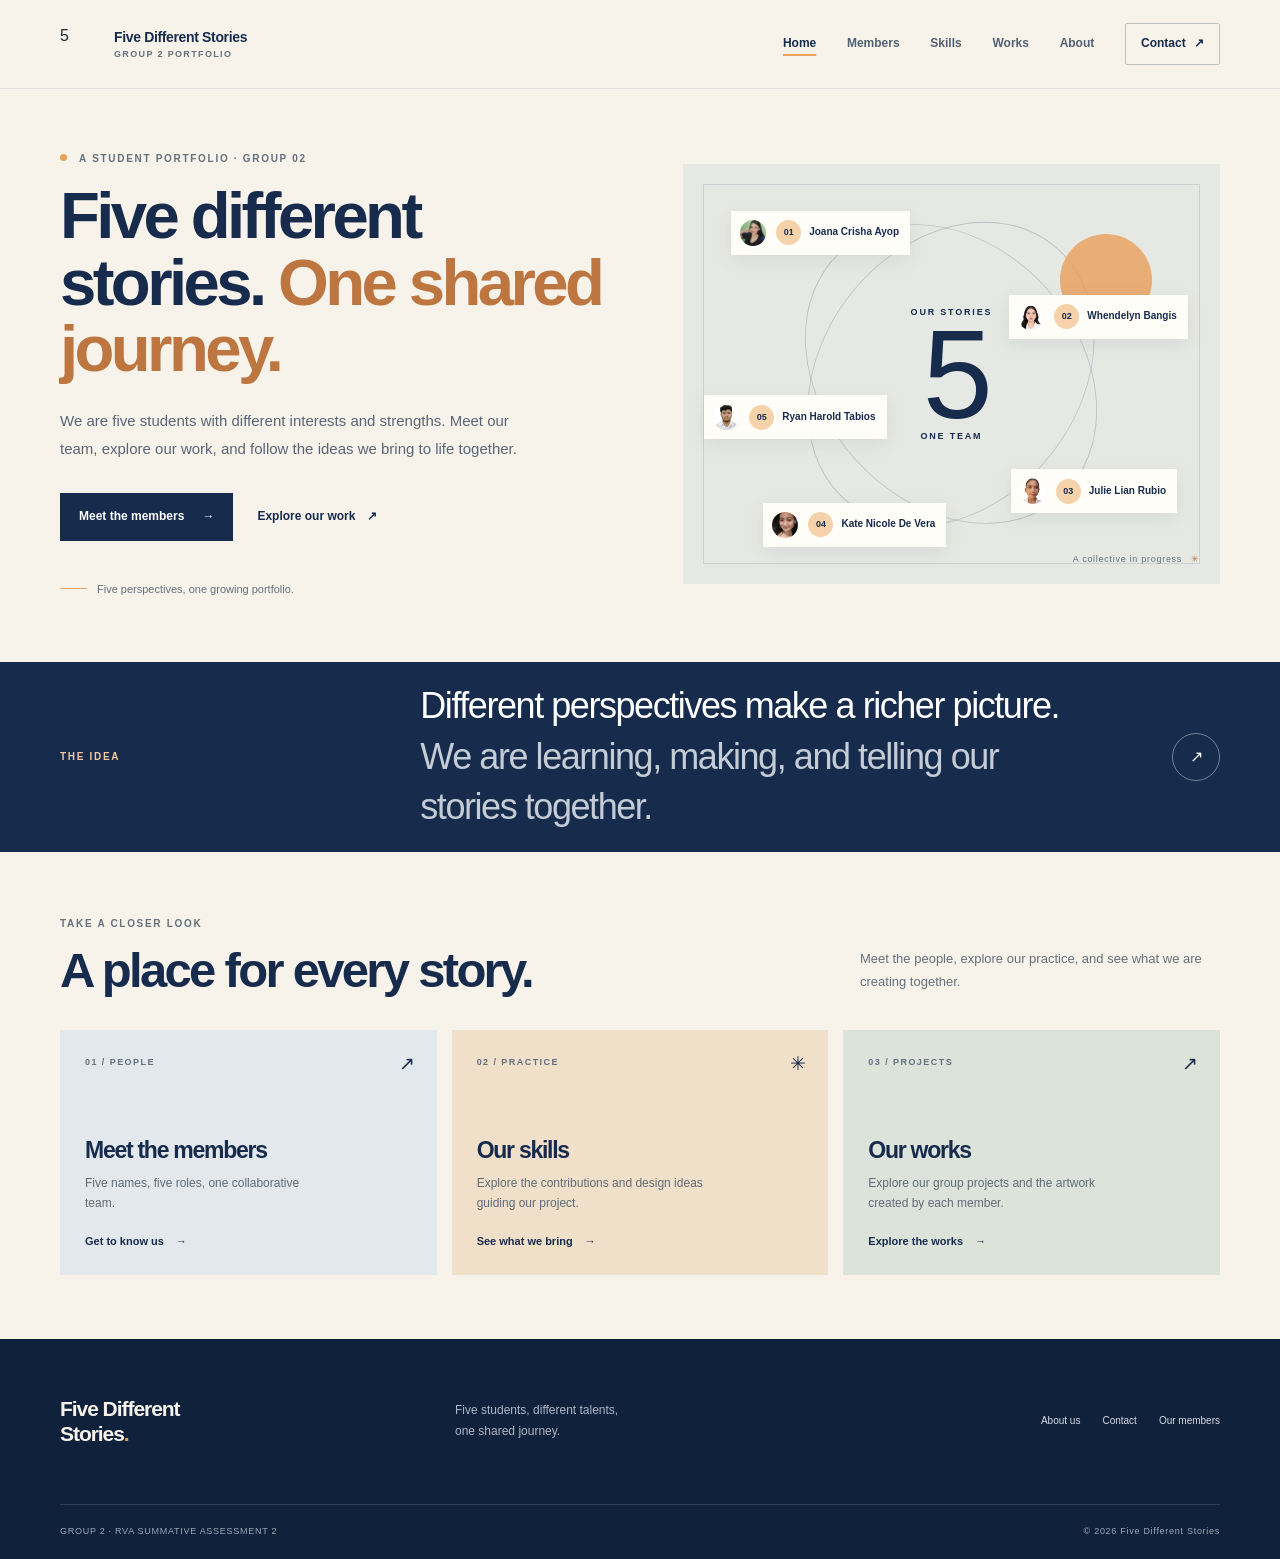
<file: Index.html>
<!doctype html>
<html lang="en">
<head>
  <meta charset="utf-8">
  <meta name="viewport" content="width=device-width, initial-scale=1">
  <meta name="description" content="Meet Group 2: five students, different talents, one shared journey.">
  <title>Five Different Stories | Group 2</title>
  <link rel="stylesheet" href="global.css">
  <script src="script.js" defer></script>
</head>
<body data-page="home">
  <a class="skip-link" href="#main">Skip to content</a>
  <header class="site-header">
    <div class="header-inner">
      <a class="brand" href="Index.html" aria-label="Five Different Stories home">
        <span class="brand-mark" aria-hidden="true">5</span>
        <span class="brand-copy"><strong>Five Different Stories</strong><small>GROUP 2 PORTFOLIO</small></span>
      </a>
      <button class="menu-toggle" type="button" aria-expanded="false" aria-controls="site-navigation">
        <span class="menu-toggle-label">Menu</span><span class="menu-icon" aria-hidden="true"></span>
      </button>
      <nav class="site-nav" id="site-navigation" aria-label="Main navigation">
        <a href="Index.html" data-nav="home">Home</a>
        <a href="Members.html" data-nav="members">Members</a>
        <a href="Skills.html" data-nav="skills">Skills</a>
        <a href="works.html" data-nav="works">Works</a>
        <a href="AboutUs.html" data-nav="about">About</a>
        <a class="nav-contact" href="ContactUs.html" data-nav="contact">Contact <span aria-hidden="true">↗</span></a>
      </nav>
    </div>
  </header>

  <main id="main">
    <section class="home-hero page-shell">
      <div class="hero-copy">
        <p class="eyebrow"><span class="eyebrow-dot"></span> A STUDENT PORTFOLIO · GROUP 02</p>
        <h1>Five different<br>stories. <span>One shared<br class="desktop-break"> journey.</span></h1>
        <p class="hero-intro">We are five students with different interests and strengths. Meet our team, explore our work, and follow the ideas we bring to life together.</p>
        <div class="button-row">
          <a class="button button-dark" href="Members.html">Meet the members <span aria-hidden="true">→</span></a>
          <a class="text-link" href="works.html">Explore our work <span aria-hidden="true">↗</span></a>
        </div>
        <p class="hero-note"><span class="note-line" aria-hidden="true"></span> Five perspectives, one growing portfolio.</p>
      </div>
      <div class="story-art" aria-label="An illustration representing five different student stories">
        <div class="art-orbit orbit-one"></div>
        <div class="art-orbit orbit-two"></div>
        <div class="art-sun"></div>
        <div class="art-label"><span>OUR STORIES</span><strong>5</strong><span>ONE TEAM</span></div>
        <div class="story-chip chip-one"><img class="chip-photo" src="Assets/joana.jpg" alt="" loading="lazy"><span class="chip-number">01</span><span>Joana Crisha Ayop</span></div>
        <div class="story-chip chip-two"><img class="chip-photo" src="Assets/whendy.jpg" alt="" loading="lazy"><span class="chip-number">02</span><span>Whendelyn Bangis</span></div>
        <div class="story-chip chip-three"><img class="chip-photo" src="Assets/julie.jpg" alt="" loading="lazy"><span class="chip-number">03</span><span>Julie Lian Rubio</span></div>
        <div class="story-chip chip-four"><img class="chip-photo" src="Assets/kate.jpg" alt="" loading="lazy"><span class="chip-number">04</span><span>Kate Nicole De Vera</span></div>
        <div class="story-chip chip-five"><img class="chip-photo" src="Assets/ryan.jpg" alt="" loading="lazy"><span class="chip-number">05</span><span>Ryan Harold Tabios</span></div>
        <span class="art-caption">A collective in progress <span aria-hidden="true">✳</span></span>
      </div>
    </section>

    <section class="intro-band">
      <div class="page-shell intro-band-inner">
        <p class="eyebrow">THE IDEA</p>
        <p class="intro-statement">Different perspectives make a richer picture. <span>We are learning, making, and telling our stories together.</span></p>
        <a class="round-link" href="AboutUs.html" aria-label="Read about our group">↗</a>
      </div>
    </section>

    <section class="home-sections page-shell section-pad">
      <div class="section-heading">
        <div><p class="eyebrow">TAKE A CLOSER LOOK</p><h2>A place for every story.</h2></div>
        <p>Meet the people, explore our practice, and see what we are creating together.</p>
      </div>
      <div class="feature-grid">
        <a class="feature-card feature-members" href="Members.html">
          <span class="feature-index">01 / PEOPLE</span><span class="feature-icon" aria-hidden="true">↗</span>
          <h3>Meet the members</h3><p>Five names, five roles, one collaborative team.</p><span class="feature-link">Get to know us <span aria-hidden="true">→</span></span>
        </a>
        <a class="feature-card feature-skills" href="Skills.html">
          <span class="feature-index">02 / PRACTICE</span><span class="feature-icon" aria-hidden="true">✳</span>
          <h3>Our skills</h3><p>Explore the contributions and design ideas guiding our project.</p><span class="feature-link">See what we bring <span aria-hidden="true">→</span></span>
        </a>
        <a class="feature-card feature-works" href="works.html">
          <span class="feature-index">03 / PROJECTS</span><span class="feature-icon" aria-hidden="true">↗</span>
          <h3>Our works</h3><p>Explore our group projects and the artwork created by each member.</p><span class="feature-link">Explore the works <span aria-hidden="true">→</span></span>
        </a>
      </div>
    </section>
  </main>

  <footer class="site-footer">
    <div class="page-shell footer-main">
      <a class="footer-brand" href="Index.html">Five Different<br>Stories<span>.</span></a>
      <p>Five students, different talents,<br>one shared journey.</p>
      <div class="footer-links"><a href="AboutUs.html">About us</a><a href="ContactUs.html">Contact</a><a href="Members.html">Our members</a></div>
    </div>
    <div class="page-shell footer-bottom"><span>GROUP 2 · RVA SUMMATIVE ASSESSMENT 2</span><span>© <span data-year>2026</span> Five Different Stories</span></div>
  </footer>
</body>
</html>
</file>
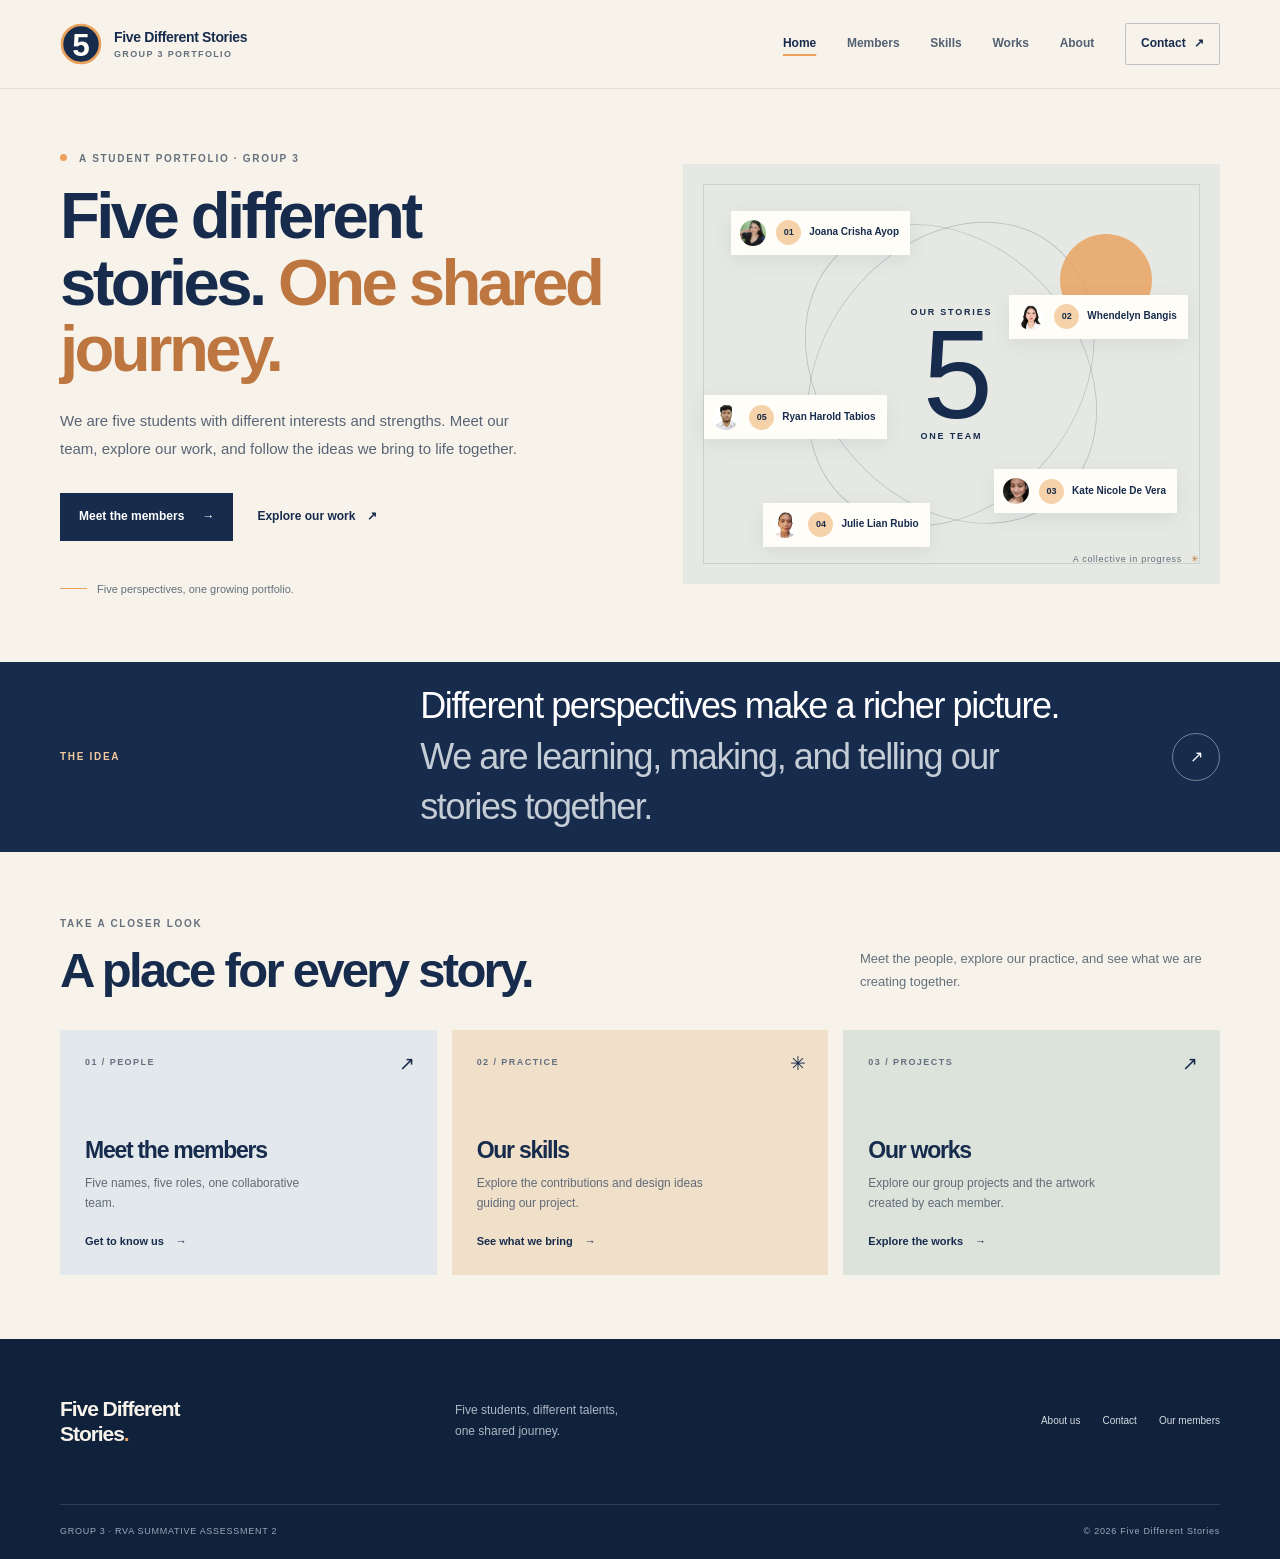
<file: index.html>
<!doctype html>
<html lang="en">
  <head>
    <meta charset="utf-8" />
    <meta name="viewport" content="width=device-width, initial-scale=1" />
    <meta
      name="description"
      content="Meet Group 3: five students, different talents, one shared journey."
    />
    <title>Five Different Stories | Group 3</title>
    <link rel="icon" type="image/svg+xml" href="Assets/logo.svg">
    <link rel="stylesheet" href="global.css" />
    <script src="script.js" defer></script>
  </head>
  <body data-page="home">
    <a class="skip-link" href="#main">Skip to content</a>
    <header class="site-header">
      <div class="header-inner">
        <a
          class="brand"
          href="index.html"
          aria-label="Five Different Stories home"
        >
          <img
            class="brand-mark"
            src="Assets/logo.svg"
            alt=""
            aria-hidden="true"
          />
          <span class="brand-copy"
            ><strong>Five Different Stories</strong
            ><small>GROUP 3 PORTFOLIO</small></span
          >
        </a>
        <button
          class="menu-toggle"
          type="button"
          aria-expanded="false"
          aria-controls="site-navigation"
        >
          <span class="menu-toggle-label">Menu</span
          ><span class="menu-icon" aria-hidden="true"></span>
        </button>
        <nav class="site-nav" id="site-navigation" aria-label="Main navigation">
          <a href="index.html" data-nav="home">Home</a>
          <a href="Members.html" data-nav="members">Members</a>
          <a href="Skills.html" data-nav="skills">Skills</a>
          <a href="works.html" data-nav="works">Works</a>
          <a href="AboutUs.html" data-nav="about">About</a>
          <a class="nav-contact" href="ContactUs.html" data-nav="contact"
            >Contact <span aria-hidden="true">↗</span></a
          >
        </nav>
      </div>
    </header>

    <main id="main">
      <section class="home-hero page-shell">
        <div class="hero-copy">
          <p class="eyebrow">
            <span class="eyebrow-dot"></span> A STUDENT PORTFOLIO · GROUP 3
          </p>
          <h1>
            Five different<br />stories.
            <span
              >One shared<br class="desktop-break" />
              journey.</span
            >
          </h1>
          <p class="hero-intro">
            We are five students with different interests and strengths. Meet
            our team, explore our work, and follow the ideas we bring to life
            together.
          </p>
          <div class="button-row">
            <a class="button button-dark" href="Members.html"
              >Meet the members <span aria-hidden="true">→</span></a
            >
            <a class="text-link" href="works.html"
              >Explore our work <span aria-hidden="true">↗</span></a
            >
          </div>
          <p class="hero-note">
            <span class="note-line" aria-hidden="true"></span> Five
            perspectives, one growing portfolio.
          </p>
        </div>
        <div
          class="story-art"
          aria-label="An illustration representing five different student stories"
        >
          <div class="art-orbit orbit-one"></div>
          <div class="art-orbit orbit-two"></div>
          <div class="art-sun"></div>
          <div class="art-label">
            <span>OUR STORIES</span><strong>5</strong><span>ONE TEAM</span>
          </div>
          <a class="story-chip chip-one" href="Members.html#member-joana">
            <img
              class="chip-photo"
              src="Assets/joana.jpg"
              alt=""
              loading="lazy"
            /><span class="chip-number">01</span><span>Joana Crisha Ayop</span>
          </a>
          <a class="story-chip chip-two" href="Members.html#member-whendelyn">
            <img
              class="chip-photo"
              src="Assets/whendy.jpg"
              alt=""
              loading="lazy"
            /><span class="chip-number">02</span><span>Whendelyn Bangis</span>
          </a>
          <a class="story-chip chip-three" href="Members.html#member-kate">
            <img
              class="chip-photo"
              src="Assets/kate.jpg"
              alt=""
              loading="lazy"
            /><span class="chip-number">03</span
            ><span>Kate Nicole De Vera</span>
          </a>
          <a class="story-chip chip-four" href="Members.html#member-julie">
            <img
              class="chip-photo"
              src="Assets/julie.jpg"
              alt=""
              loading="lazy"
            /><span class="chip-number">04</span><span>Julie Lian Rubio</span>
          </a>
          <a class="story-chip chip-five" href="Members.html#member-ryan">
            <img
              class="chip-photo"
              src="Assets/ryan.jpg"
              alt=""
              loading="lazy"
            /><span class="chip-number">05</span><span>Ryan Harold Tabios</span>
          </a>
          <span class="art-caption"
            >A collective in progress <span aria-hidden="true">✳</span></span
          >
        </div>
      </section>

      <section class="intro-band">
        <div class="page-shell intro-band-inner">
          <p class="eyebrow">THE IDEA</p>
          <p class="intro-statement">
            Different perspectives make a richer picture.
            <span
              >We are learning, making, and telling our stories together.</span
            >
          </p>
          <a
            class="round-link"
            href="AboutUs.html"
            aria-label="Read about our group"
            >↗</a
          >
        </div>
      </section>

      <section class="home-sections page-shell section-pad">
        <div class="section-heading">
          <div>
            <p class="eyebrow">TAKE A CLOSER LOOK</p>
            <h2>A place for every story.</h2>
          </div>
          <p>
            Meet the people, explore our practice, and see what we are creating
            together.
          </p>
        </div>
        <div class="feature-grid">
          <a class="feature-card feature-members" href="Members.html">
            <span class="feature-index">01 / PEOPLE</span
            ><span class="feature-icon" aria-hidden="true">↗</span>
            <h3>Meet the members</h3>
            <p>Five names, five roles, one collaborative team.</p>
            <span class="feature-link"
              >Get to know us <span aria-hidden="true">→</span></span
            >
          </a>
          <a class="feature-card feature-skills" href="Skills.html">
            <span class="feature-index">02 / PRACTICE</span
            ><span class="feature-icon" aria-hidden="true">✳</span>
            <h3>Our skills</h3>
            <p>
              Explore the contributions and design ideas guiding our project.
            </p>
            <span class="feature-link"
              >See what we bring <span aria-hidden="true">→</span></span
            >
          </a>
          <a class="feature-card feature-works" href="works.html">
            <span class="feature-index">03 / PROJECTS</span
            ><span class="feature-icon" aria-hidden="true">↗</span>
            <h3>Our works</h3>
            <p>
              Explore our group projects and the artwork created by each member.
            </p>
            <span class="feature-link"
              >Explore the works <span aria-hidden="true">→</span></span
            >
          </a>
        </div>
      </section>
    </main>

    <footer class="site-footer">
      <div class="page-shell footer-main">
        <a class="footer-brand" href="index.html"
          >Five Different<br />Stories<span>.</span></a
        >
        <p>Five students, different talents,<br />one shared journey.</p>
        <div class="footer-links">
          <a href="AboutUs.html">About us</a><a href="ContactUs.html">Contact</a
          ><a href="Members.html">Our members</a>
        </div>
      </div>
      <div class="page-shell footer-bottom">
        <span>GROUP 3 · RVA SUMMATIVE ASSESSMENT 2</span
        ><span>© <span data-year>2026</span> Five Different Stories</span>
      </div>
    </footer>
  </body>
</html>
</file>
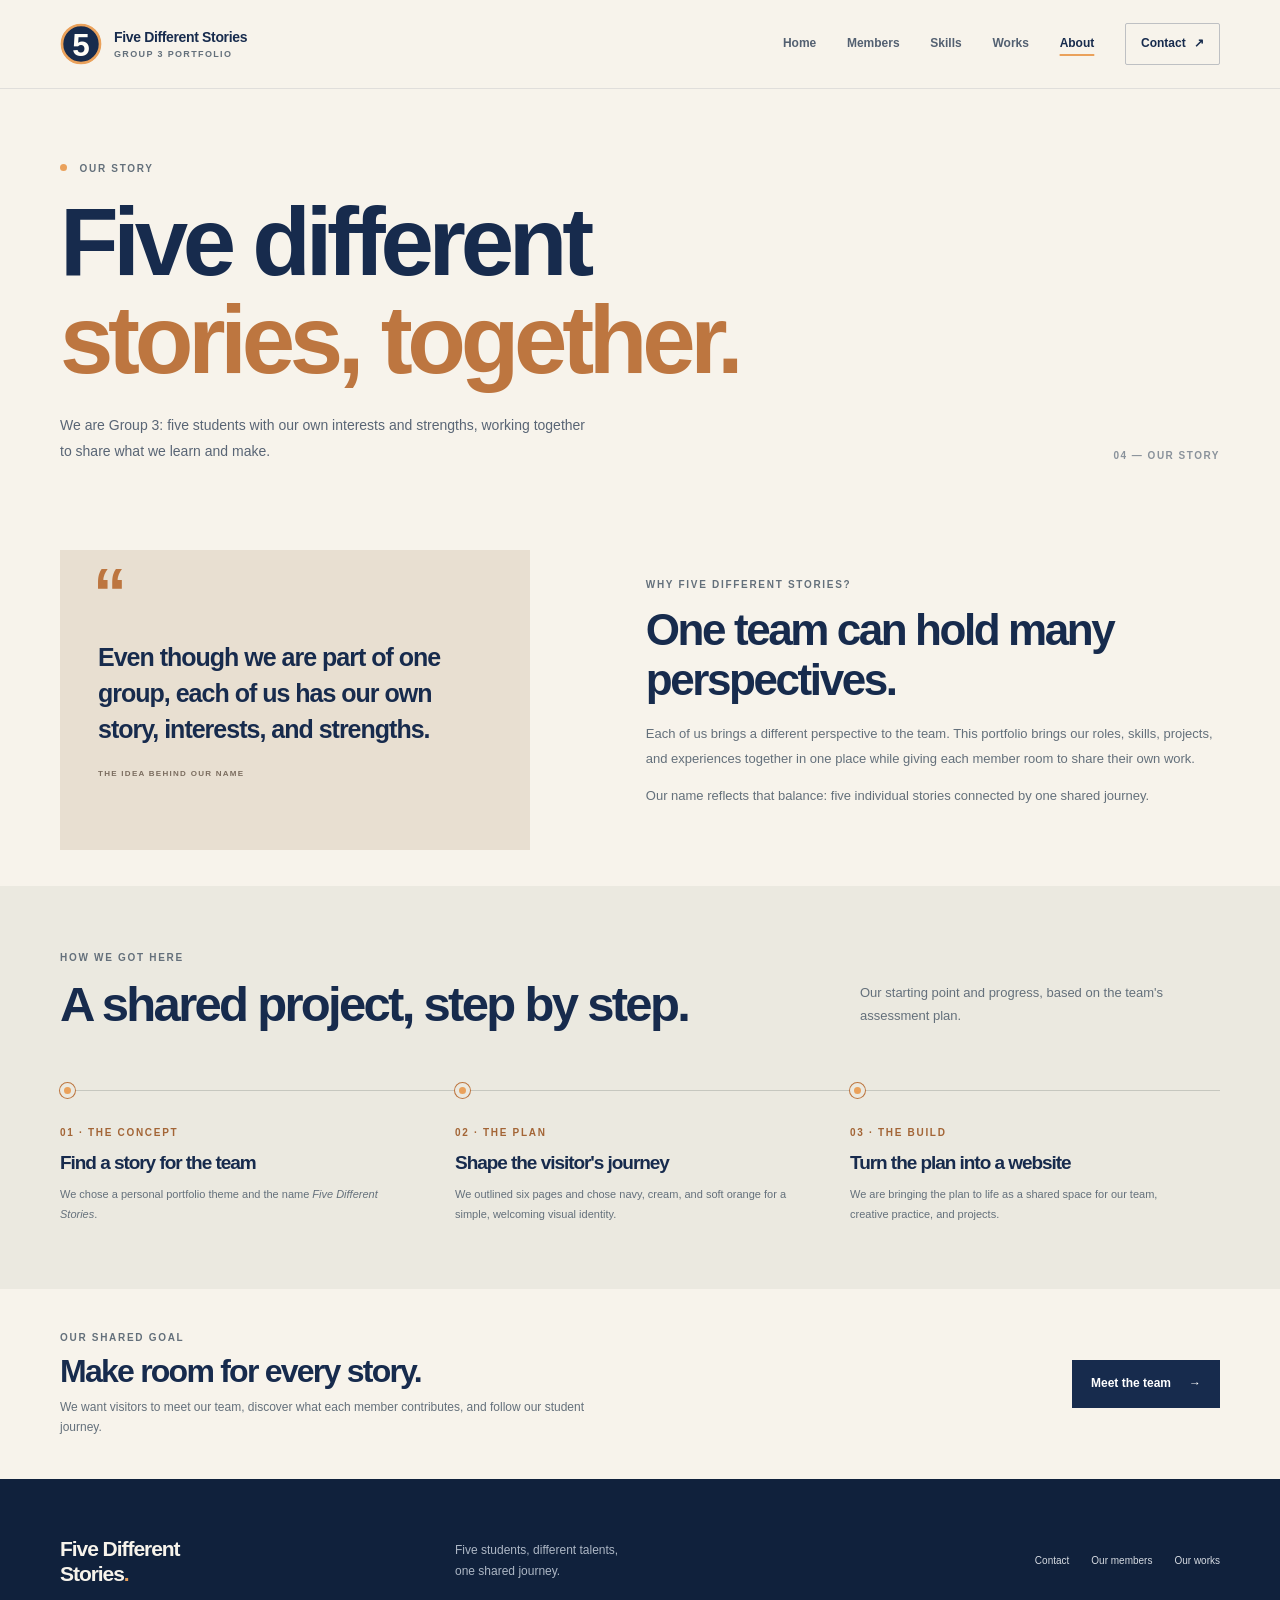
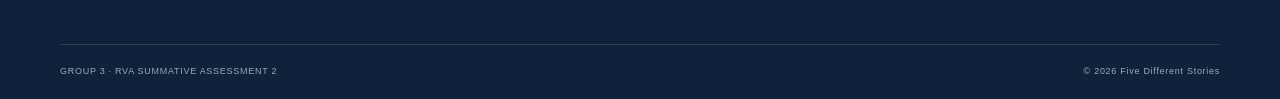
<file: AboutUs.html>
<!doctype html>
<html lang="en">
  <head>
    <meta charset="utf-8" />
    <meta name="viewport" content="width=device-width, initial-scale=1" />
    <meta
      name="description"
      content="Learn how Group 3 brought five different stories together for a shared student portfolio project."
    />
    <title>About Us | Five Different Stories</title>
    <link rel="icon" type="image/svg+xml" href="Assets/logo.svg">
    <link rel="stylesheet" href="global.css" />
    <script src="script.js" defer></script>
  </head>
  <body data-page="about">
    <a class="skip-link" href="#main">Skip to content</a>
    <header class="site-header">
      <div class="header-inner">
        <a
          class="brand"
          href="index.html"
          aria-label="Five Different Stories home"
          ><img
            class="brand-mark"
            src="Assets/logo.svg"
            alt=""
            aria-hidden="true"
          /><span class="brand-copy"
            ><strong>Five Different Stories</strong
            ><small>GROUP 3 PORTFOLIO</small></span
          ></a
        >
        <button
          class="menu-toggle"
          type="button"
          aria-expanded="false"
          aria-controls="site-navigation"
        >
          <span class="menu-toggle-label">Menu</span
          ><span class="menu-icon" aria-hidden="true"></span>
        </button>
        <nav class="site-nav" id="site-navigation" aria-label="Main navigation">
          <a href="index.html" data-nav="home">Home</a
          ><a href="Members.html" data-nav="members">Members</a
          ><a href="Skills.html" data-nav="skills">Skills</a
          ><a href="works.html" data-nav="works">Works</a
          ><a href="AboutUs.html" data-nav="about">About</a
          ><a class="nav-contact" href="ContactUs.html" data-nav="contact"
            >Contact <span aria-hidden="true">↗</span></a
          >
        </nav>
      </div>
    </header>
    <main id="main">
      <section class="page-hero page-shell about-hero">
        <p class="eyebrow"><span class="eyebrow-dot"></span> OUR STORY</p>
        <h1>Five different<br /><span>stories, together.</span></h1>
        <p class="page-lede">
          We are Group 3: five students with our own interests and strengths,
          working together to share what we learn and make.
        </p>
        <span class="page-number" aria-hidden="true">04 — OUR STORY</span>
      </section>
      <section class="about-story page-shell">
        <div class="about-quote">
          <span class="quote-mark" aria-hidden="true">“</span>
          <p>
            Even though we are part of one group, each of us has our own story,
            interests, and strengths.
          </p>
          <span class="quote-credit">THE IDEA BEHIND OUR NAME</span>
        </div>
        <div class="about-copy">
          <p class="eyebrow">WHY FIVE DIFFERENT STORIES?</p>
          <h2>One team can hold many perspectives.</h2>
          <p>
            Each of us brings a different perspective to the team. This
            portfolio brings our roles, skills, projects, and experiences
            together in one place while giving each member room to share their
            own work.
          </p>
          <p>
            Our name reflects that balance: five individual stories connected by
            one shared journey.
          </p>
        </div>
      </section>
      <section class="timeline-section">
        <div class="page-shell section-pad">
          <div class="section-heading">
            <div>
              <p class="eyebrow">HOW WE GOT HERE</p>
              <h2>A shared project, step by step.</h2>
            </div>
            <p>
              Our starting point and progress, based on the team's assessment
              plan.
            </p>
          </div>
          <div class="timeline">
            <article class="timeline-item">
              <span class="timeline-dot"></span>
              <p class="eyebrow">01 · THE CONCEPT</p>
              <h3>Find a story for the team</h3>
              <p>
                We chose a personal portfolio theme and the name
                <em>Five Different Stories</em>.
              </p>
            </article>
            <article class="timeline-item">
              <span class="timeline-dot"></span>
              <p class="eyebrow">02 · THE PLAN</p>
              <h3>Shape the visitor's journey</h3>
              <p>
                We outlined six pages and chose navy, cream, and soft orange for
                a simple, welcoming visual identity.
              </p>
            </article>
            <article class="timeline-item">
              <span class="timeline-dot"></span>
              <p class="eyebrow">03 · THE BUILD</p>
              <h3>Turn the plan into a website</h3>
              <p>
                We are bringing the plan to life as a shared space for our team,
                creative practice, and projects.
              </p>
            </article>
          </div>
        </div>
      </section>
      <section class="about-bottom page-shell">
        <div>
          <p class="eyebrow">OUR SHARED GOAL</p>
          <h2>Make room for every story.</h2>
          <p>
            We want visitors to meet our team, discover what each member
            contributes, and follow our student journey.
          </p>
        </div>
        <a class="button button-dark" href="Members.html"
          >Meet the team <span aria-hidden="true">→</span></a
        >
      </section>
    </main>
    <footer class="site-footer">
      <div class="page-shell footer-main">
        <a class="footer-brand" href="index.html"
          >Five Different<br />Stories<span>.</span></a
        >
        <p>Five students, different talents,<br />one shared journey.</p>
        <div class="footer-links">
          <a href="ContactUs.html">Contact</a
          ><a href="Members.html">Our members</a
          ><a href="works.html">Our works</a>
        </div>
      </div>
      <div class="page-shell footer-bottom">
        <span>GROUP 3 · RVA SUMMATIVE ASSESSMENT 2</span
        ><span>© <span data-year>2026</span> Five Different Stories</span>
      </div>
    </footer>
  </body>
</html>
</file>
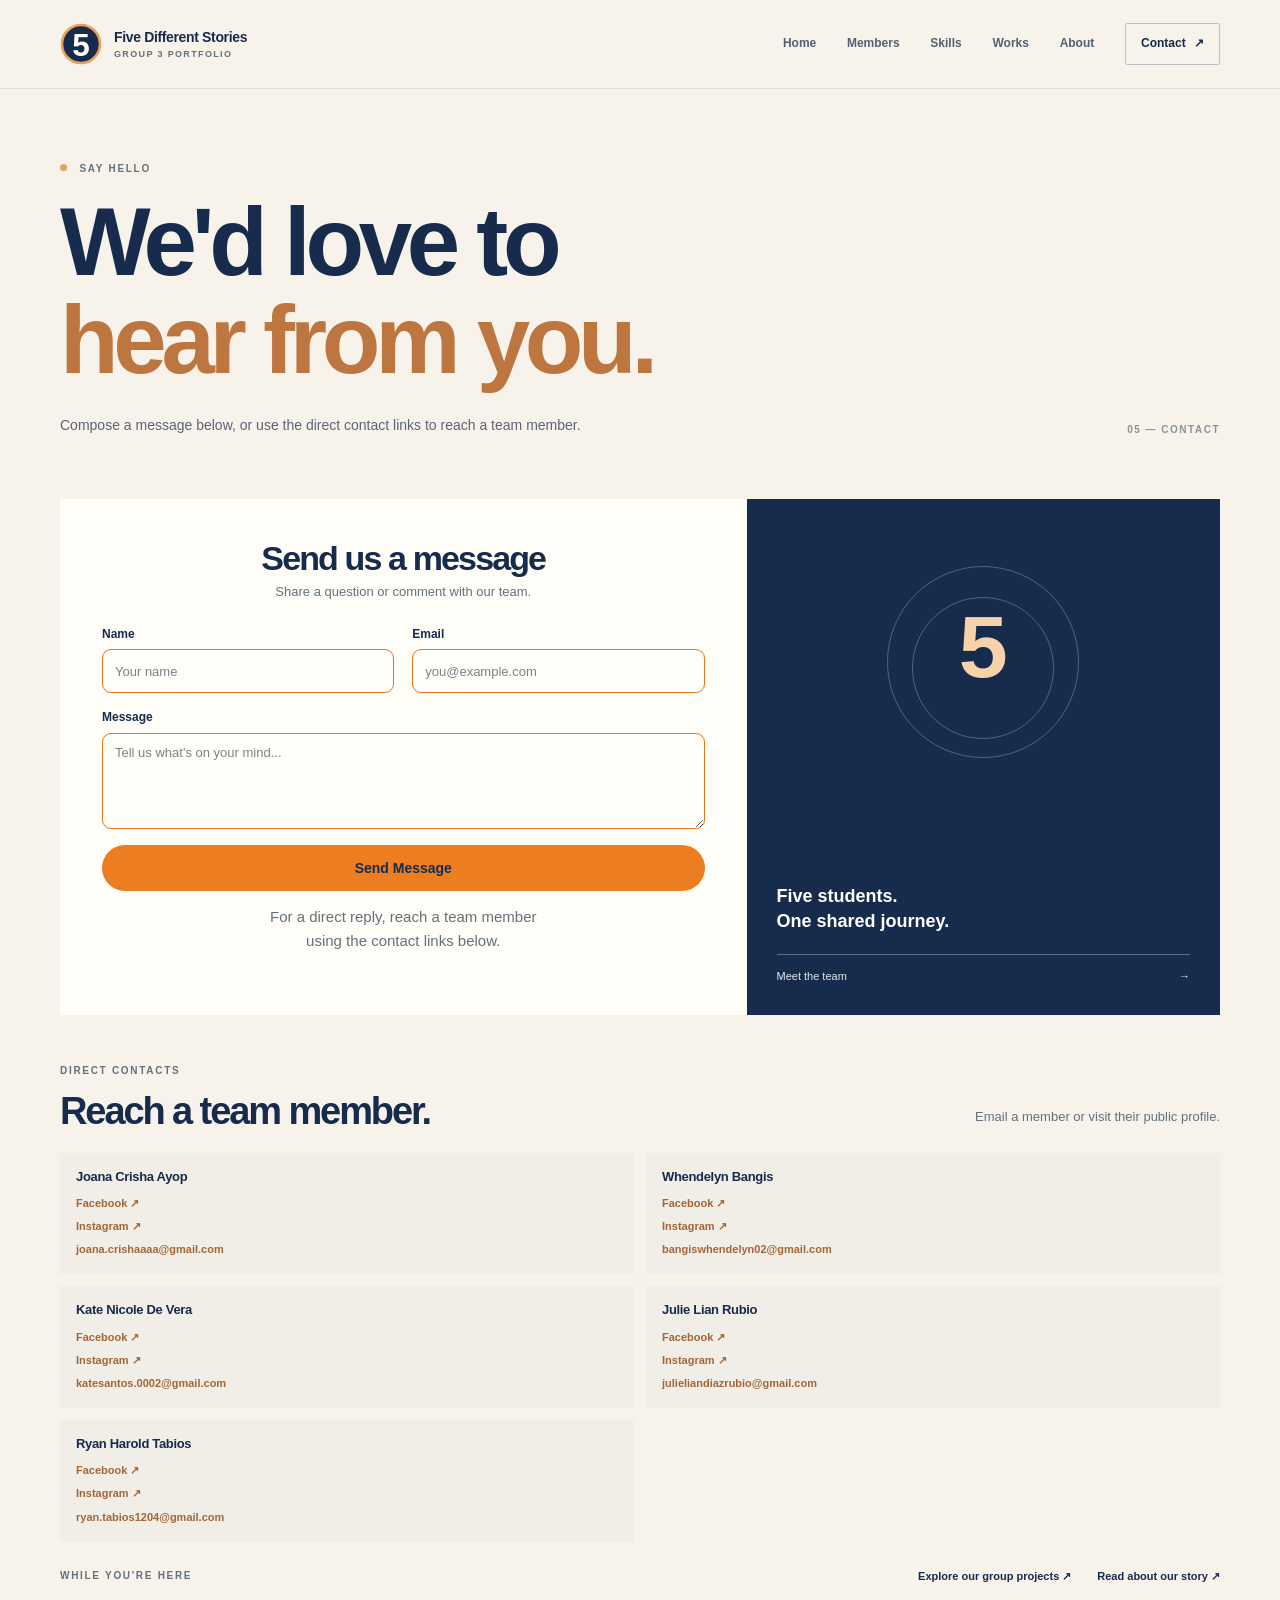
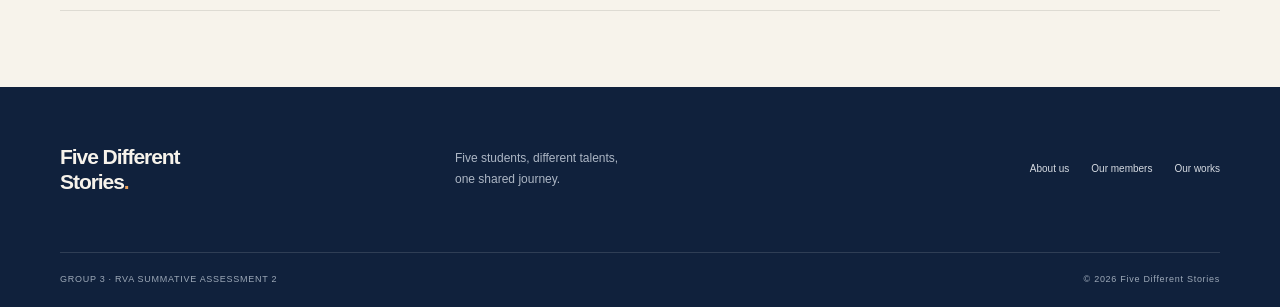
<file: ContactUs.html>
<!doctype html>
<html lang="en">
  <head>
    <meta charset="utf-8" />
    <meta name="viewport" content="width=device-width, initial-scale=1" />
    <meta
      name="description"
      content="Find out how to connect with the Five Different Stories student team."
    />
    <title>Contact Us | Five Different Stories</title>
    <link rel="icon" type="image/svg+xml" href="Assets/logo.svg">
    <link rel="stylesheet" href="global.css" />
    <script src="script.js" defer></script>
  </head>
  <body data-page="contact">
    <a class="skip-link" href="#main">Skip to content</a>
    <header class="site-header">
      <div class="header-inner">
        <a
          class="brand"
          href="index.html"
          aria-label="Five Different Stories home"
          ><img
            class="brand-mark"
            src="Assets/logo.svg"
            alt=""
            aria-hidden="true"
          /><span class="brand-copy"
            ><strong>Five Different Stories</strong
            ><small>GROUP 3 PORTFOLIO</small></span
          ></a
        >
        <button
          class="menu-toggle"
          type="button"
          aria-expanded="false"
          aria-controls="site-navigation"
        >
          <span class="menu-toggle-label">Menu</span
          ><span class="menu-icon" aria-hidden="true"></span>
        </button>
        <nav class="site-nav" id="site-navigation" aria-label="Main navigation">
          <a href="index.html" data-nav="home">Home</a
          ><a href="Members.html" data-nav="members">Members</a
          ><a href="Skills.html" data-nav="skills">Skills</a
          ><a href="works.html" data-nav="works">Works</a
          ><a href="AboutUs.html" data-nav="about">About</a
          ><a class="nav-contact" href="ContactUs.html" data-nav="contact"
            >Contact <span aria-hidden="true">↗</span></a
          >
        </nav>
      </div>
    </header>
    <main id="main">
      <section class="page-hero page-shell contact-hero">
        <p class="eyebrow"><span class="eyebrow-dot"></span> SAY HELLO</p>
        <h1>We'd love to<br /><span>hear from you.</span></h1>
        <p class="page-lede">
          Compose a message below, or use the direct contact links to reach a
          team member.
        </p>
        <span class="page-number" aria-hidden="true">05 — CONTACT</span>
      </section>
      <section class="contact-section page-shell">
        <div class="contact-card">
          <div class="contact-card-main">
            <form
              class="contact-form"
              data-contact-form
              aria-labelledby="contact-form-title"
            >
              <div class="contact-form-heading">
                <h2 id="contact-form-title">Send us a message</h2>
                <p>
                  Share a question or comment with our team.
                </p>
              </div>
              <div class="contact-form-fields">
                <label class="contact-field" for="contact-name"
                  >Name
                  <input
                    id="contact-name"
                    name="name"
                    type="text"
                    autocomplete="name"
                    placeholder="Your name"
                    required
                  />
                </label>
                <label class="contact-field" for="contact-email"
                  >Email
                  <input
                    id="contact-email"
                    name="email"
                    type="email"
                    autocomplete="email"
                    placeholder="you@example.com"
                    required
                  />
                </label>
              </div>
              <label class="contact-field" for="contact-message"
                >Message
                <textarea
                  id="contact-message"
                  name="message"
                  rows="4"
                  placeholder="Tell us what's on your mind..."
                  required
                ></textarea>
              </label>
              <button class="contact-submit" type="submit" disabled>
                Send Message
              </button>
              <p class="contact-note">
                For a direct reply, reach a team member using the contact links
                below.
              </p>
            </form>
          </div>
          <div class="contact-card-side">
            <span class="contact-side-mark" aria-hidden="true">5</span>
            <p>Five students.<br />One shared journey.</p>
            <a href="Members.html"
              >Meet the team <span aria-hidden="true">→</span></a
            >
          </div>
        </div>
        <section
          class="contact-directory"
          id="member-contacts"
          aria-labelledby="member-contacts-title"
        >
          <div class="section-heading contact-directory-heading">
            <div>
              <p class="eyebrow">DIRECT CONTACTS</p>
              <h2 id="member-contacts-title">Reach a team member.</h2>
            </div>
            <p>Email a member or visit their public profile.</p>
          </div>
          <div class="member-contact-grid">
            <section class="member-contact">
              <h3>Joana Crisha Ayop</h3>
              <a
                href="https://www.facebook.com/joana.crishaa?mibextid=ZbWKwL"
                target="_blank"
                rel="noopener noreferrer"
                >Facebook ↗</a
              >
              <a
                href="https://instagram.com/joane.avc?igshid=OGQ5ZDc2ODk2ZA=="
                target="_blank"
                rel="noopener noreferrer"
                >Instagram ↗</a
              >
              <p class="member-email">joana.crishaaaa@gmail.com</p>
            </section>
            <section class="member-contact">
              <h3>Whendelyn Bangis</h3>
              <a
                href="https://www.facebook.com/whendelynB"
                target="_blank"
                rel="noopener noreferrer"
                >Facebook ↗</a
              >
              <a
                href="https://www.instagram.com/its_windy_forecast22"
                target="_blank"
                rel="noopener noreferrer"
                >Instagram ↗</a
              >
              <p class="member-email">bangiswhendelyn02@gmail.com</p>
            </section>
            <section class="member-contact">
              <h3>Kate Nicole De Vera</h3>
              <a
                href="https://www.facebook.com/ktnclsnts2"
                target="_blank"
                rel="noopener noreferrer"
                >Facebook ↗</a
              >
              <a
                href="https://www.instagram.com/katteeyyyyy/"
                target="_blank"
                rel="noopener noreferrer"
                >Instagram ↗</a
              >
              <p class="member-email">katesantos.0002@gmail.com</p>
            </section>
            <section class="member-contact">
              <h3>Julie Lian Rubio</h3>
              <a
                href="https://www.facebook.com/julie.lian.rubio.2025"
                target="_blank"
                rel="noopener noreferrer"
                >Facebook ↗</a
              >
              <a
                href="https://www.instagram.com/julz__zzz/"
                target="_blank"
                rel="noopener noreferrer"
                >Instagram ↗</a
              >
              <p class="member-email">julieliandiazrubio@gmail.com</p>
            </section>
            <section class="member-contact">
              <h3>Ryan Harold Tabios</h3>
              <a
                href="https://www.facebook.com/ryan.tabios.946"
                target="_blank"
                rel="noopener noreferrer"
                >Facebook ↗</a
              >
              <a
                href="https://www.instagram.com/yanyaniyaan/"
                target="_blank"
                rel="noopener noreferrer"
                >Instagram ↗</a
              >
              <p class="member-email">ryan.tabios1204@gmail.com</p>
            </section>
          </div>
        </section>
        <div class="contact-next">
          <span class="eyebrow">WHILE YOU'RE HERE</span
          ><a href="works.html"
            >Explore our group projects <span aria-hidden="true">↗</span></a
          ><a href="AboutUs.html"
            >Read about our story <span aria-hidden="true">↗</span></a
          >
        </div>
      </section>
      <dialog
        class="contact-modal"
        data-contact-modal
        aria-labelledby="contact-modal-title"
      >
        <div class="contact-modal-content">
          <span class="contact-modal-mark" aria-hidden="true">✓</span>
          <p class="eyebrow">THANK YOU</p>
          <h2 id="contact-modal-title">
            Thanks, <span data-contact-name></span>!
          </h2>
          <p class="contact-note">
            We appreciate you taking the time to write to us.
          </p>
          <button
            class="contact-modal-close"
            type="button"
            data-contact-modal-close
          >
            Close
          </button>
        </div>
      </dialog>
    </main>
    <footer class="site-footer">
      <div class="page-shell footer-main">
        <a class="footer-brand" href="index.html"
          >Five Different<br />Stories<span>.</span></a
        >
        <p>Five students, different talents,<br />one shared journey.</p>
        <div class="footer-links">
          <a href="AboutUs.html">About us</a
          ><a href="Members.html">Our members</a
          ><a href="works.html">Our works</a>
        </div>
      </div>
      <div class="page-shell footer-bottom">
        <span>GROUP 3 · RVA SUMMATIVE ASSESSMENT 2</span
        ><span>© <span data-year>2026</span> Five Different Stories</span>
      </div>
    </footer>
  </body>
</html>
</file>
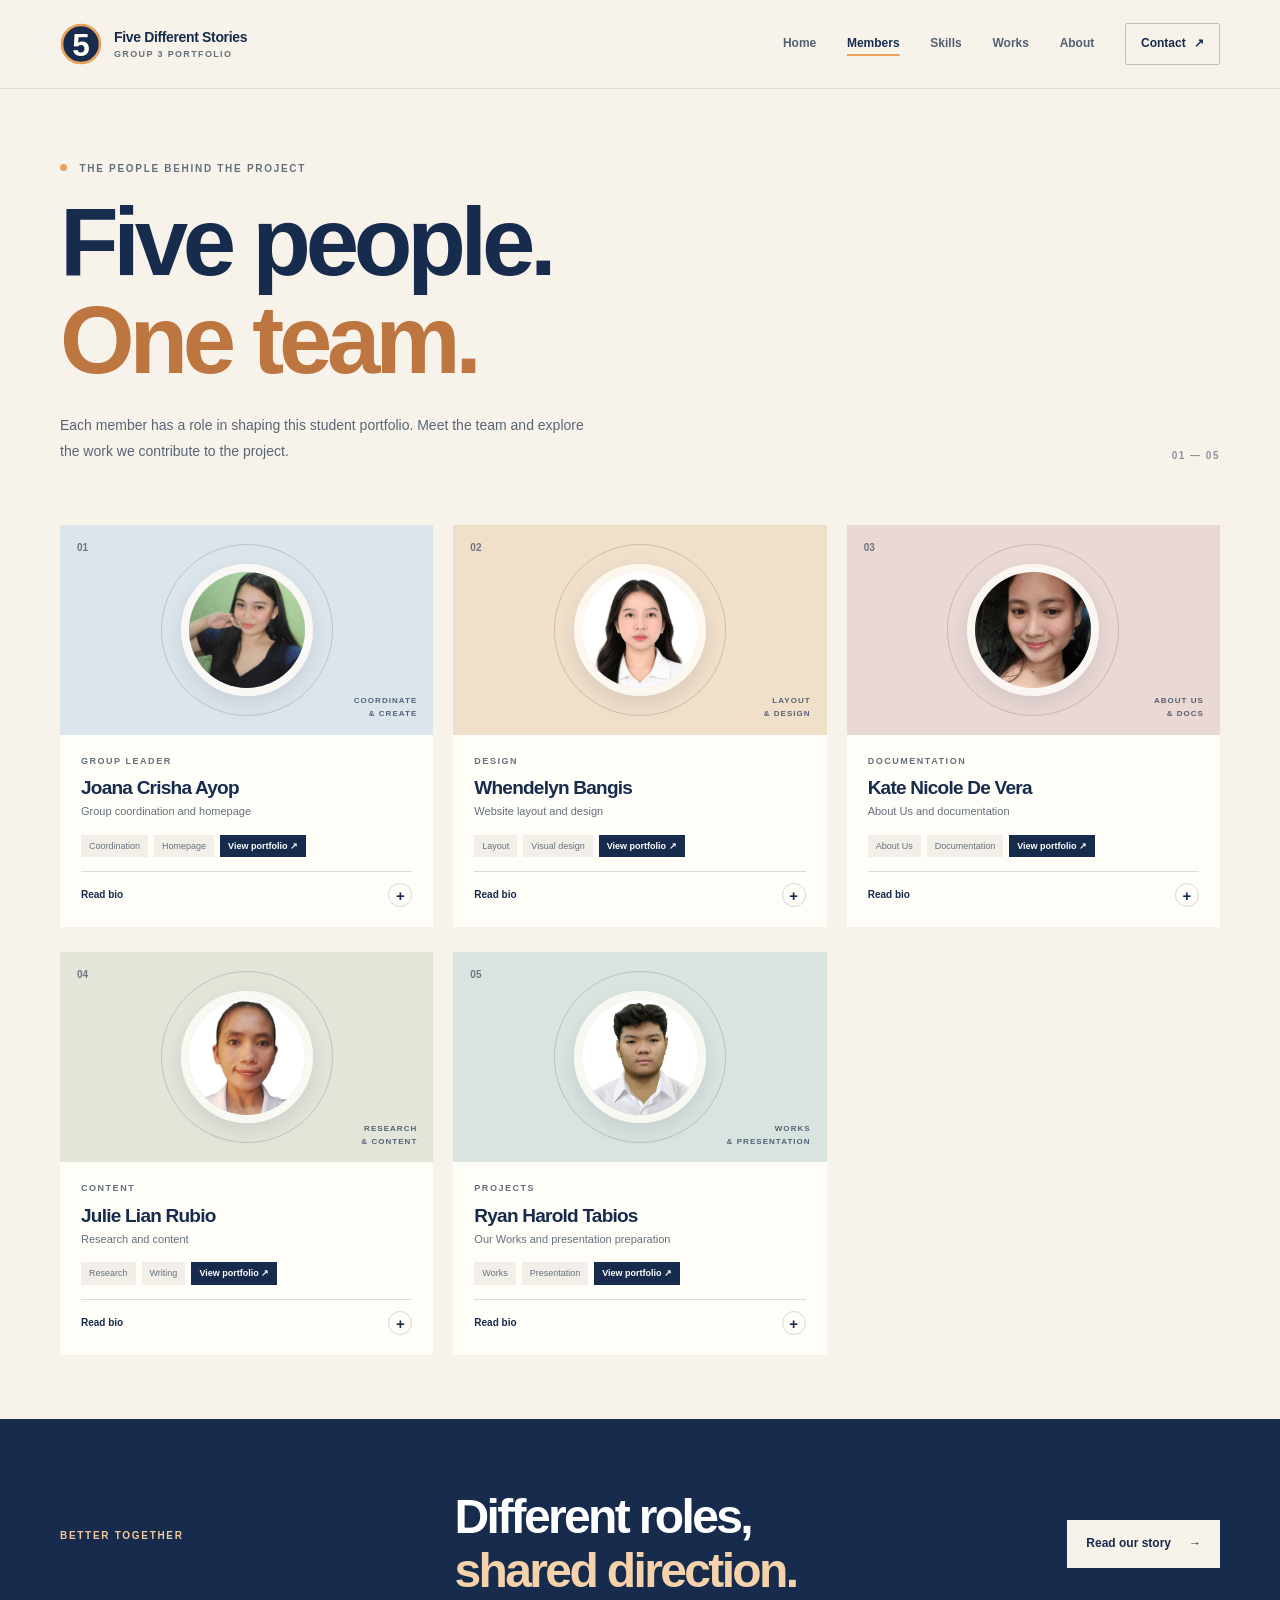
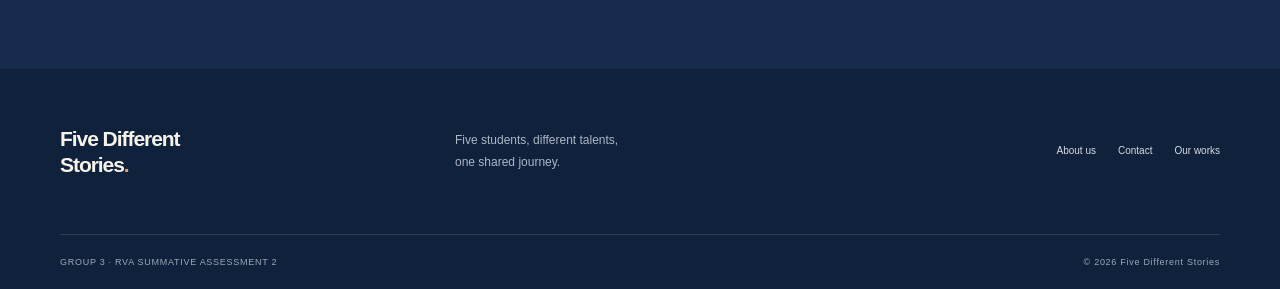
<file: Members.html>
<!doctype html>
<html lang="en">
  <head>
    <meta charset="utf-8" />
    <meta name="viewport" content="width=device-width, initial-scale=1" />
    <meta
      name="description"
      content="Meet the five students and learn about their roles in the Group 3 portfolio project."
    />
    <title>Our Members | Five Different Stories</title>
    <link rel="icon" type="image/svg+xml" href="Assets/logo.svg">
    <link rel="stylesheet" href="global.css" />
    <script src="script.js" defer></script>
  </head>
  <body data-page="members">
    <a class="skip-link" href="#main">Skip to content</a>
    <header class="site-header">
      <div class="header-inner">
        <a
          class="brand"
          href="index.html"
          aria-label="Five Different Stories home"
          ><img
            class="brand-mark"
            src="Assets/logo.svg"
            alt=""
            aria-hidden="true"
          /><span class="brand-copy"
            ><strong>Five Different Stories</strong
            ><small>GROUP 3 PORTFOLIO</small></span
          ></a
        >
        <button
          class="menu-toggle"
          type="button"
          aria-expanded="false"
          aria-controls="site-navigation"
        >
          <span class="menu-toggle-label">Menu</span
          ><span class="menu-icon" aria-hidden="true"></span>
        </button>
        <nav class="site-nav" id="site-navigation" aria-label="Main navigation">
          <a href="index.html" data-nav="home">Home</a
          ><a href="Members.html" data-nav="members">Members</a
          ><a href="Skills.html" data-nav="skills">Skills</a
          ><a href="works.html" data-nav="works">Works</a
          ><a href="AboutUs.html" data-nav="about">About</a
          ><a class="nav-contact" href="ContactUs.html" data-nav="contact"
            >Contact <span aria-hidden="true">↗</span></a
          >
        </nav>
      </div>
    </header>
    <main id="main">
      <section class="page-hero page-shell">
        <p class="eyebrow">
          <span class="eyebrow-dot"></span> THE PEOPLE BEHIND THE PROJECT
        </p>
        <h1>Five people.<br /><span>One team.</span></h1>
        <p class="page-lede">
          Each member has a role in shaping this student portfolio. Meet the
          team and explore the work we contribute to the project.
        </p>
        <span class="page-number" aria-hidden="true">01 — 05</span>
      </section>
      <section class="members-section page-shell section-pad">
        <div class="members-grid">
          <article class="member-card member-joana" id="member-joana">
            <div class="member-art">
              <img
                class="member-photo"
                src="Assets/joana.jpg"
                alt="Joana Crisha Ayop"
                loading="lazy"
              /><span class="member-card-number">01</span
              ><span class="member-stamp">COORDINATE<br />&amp; CREATE</span>
            </div>
            <div class="member-info">
              <p class="eyebrow">GROUP LEADER</p>
              <h2>Joana Crisha Ayop</h2>
              <p>Group coordination and homepage</p>
              <div class="member-tags">
                <span>Coordination</span><span>Homepage</span
                ><a
                  class="portfolio-link"
                  href="https://joanaavc.github.io/Ayop_Website/"
                  target="_blank"
                  rel="noopener noreferrer"
                  aria-label="Visit Joana Crisha Ayop's portfolio"
                  >View portfolio ↗</a
                >
              </div>
              <details class="member-bio-details">
                <summary>Read bio <span aria-hidden="true">+</span></summary>
                <p class="member-bio">
                  Hi everyone! I’m Joana Crisha V. Ayop, a detail-oriented and
                  adaptable student from TUP–Manila with a background in
                  leadership, research, clear communication, and collaborative
                  problem-solving. I enjoy bridging ideas and execution—whether
                  that means organizing team tasks, presenting insights clearly,
                  or contributing to technical and system-focused work. I’m
                  always eager to learn new tools, adapt quickly to shifting
                  priorities, and help the team hit its goals smoothly.
                </p>
              </details>
            </div>
          </article>
          <article class="member-card member-whendelyn" id="member-whendelyn">
            <div class="member-art">
              <img
                class="member-photo"
                src="Assets/whendy.jpg"
                alt="Whendelyn Bangis"
                loading="lazy"
              /><span class="member-card-number">02</span
              ><span class="member-stamp">LAYOUT<br />&amp; DESIGN</span>
            </div>
            <div class="member-info">
              <p class="eyebrow">DESIGN</p>
              <h2>Whendelyn Bangis</h2>
              <p>Website layout and design</p>
              <div class="member-tags">
                <span>Layout</span><span>Visual design</span
                ><a
                  class="portfolio-link"
                  href="https://dwendy02.github.io/Personal-Profile/"
                  target="_blank"
                  rel="noopener noreferrer"
                  aria-label="Visit Whendelyn Bangis's portfolio"
                  >View portfolio ↗</a
                >
              </div>
              <details class="member-bio-details">
                <summary>Read bio <span aria-hidden="true">+</span></summary>
                <p class="member-bio">
                  I am Whendelyn Bangis, an Information Systems student who
                  enjoys exploring new ideas, expressing my creativity, and
                  learning new things. I have a passion for music, digital
                  creativity, and technology, and I enjoy spending my free time
                  watching K-dramas, listening to music, and traveling to
                  discover new places. I believe that every experience is an
                  opportunity to grow, learn, and become a better version of
                  myself. I'm someone who is curious, adaptable, and always open
                  to new challenges and opportunities.
                </p>
              </details>
            </div>
          </article>
          <article class="member-card member-kate" id="member-kate">
            <div class="member-art">
              <img
                class="member-photo"
                src="Assets/kate.jpg"
                alt="Kate Nicole De Vera"
                loading="lazy"
              /><span class="member-card-number">03</span
              ><span class="member-stamp">ABOUT US<br />&amp; DOCS</span>
            </div>
            <div class="member-info">
              <p class="eyebrow">DOCUMENTATION</p>
              <h2>Kate Nicole De Vera</h2>
              <p>About Us and documentation</p>
              <div class="member-tags">
                <span>About Us</span><span>Documentation</span
                ><a
                  class="portfolio-link"
                  href="https://katesantos0002-eng.github.io/Lab-4-Personal-Information/"
                  target="_blank"
                  rel="noopener noreferrer"
                  aria-label="Visit Kate Nicole De Vera's portfolio"
                  >View portfolio ↗</a
                >
              </div>
              <details class="member-bio-details">
                <summary>Read bio <span aria-hidden="true">+</span></summary>
                <p class="member-bio">
                  I'm Kate Nicole S. De Vera, an Information Systems student who
                  enjoys building things that are both functional and visually
                  clean. I find peace in music, energy in sports, and
                  satisfaction in a well-organized space, and I believe small
                  wins lead to big happiness. As an athlete, I earned 2nd place
                  at both the Division Meet and the NPSAC Meet and was named
                  Athlete of the Year, which taught me discipline and teamwork.
                  I bring that same drive to my academic work, where I enjoy
                  turning ideas into polished web pages and learning something
                  new with every project.
                </p>
              </details>
            </div>
          </article>
          <article class="member-card member-julie" id="member-julie">
            <div class="member-art">
              <img
                class="member-photo"
                src="Assets/julie.jpg"
                alt="Julie Lian Rubio"
                loading="lazy"
              /><span class="member-card-number">04</span
              ><span class="member-stamp">RESEARCH<br />&amp; CONTENT</span>
            </div>
            <div class="member-info">
              <p class="eyebrow">CONTENT</p>
              <h2>Julie Lian Rubio</h2>
              <p>Research and content</p>
              <div class="member-tags">
                <span>Research</span><span>Writing</span
                ><a
                  class="portfolio-link"
                  href="https://julieliandiazrubio-source.github.io/julie-profile/#bio-details"
                  target="_blank"
                  rel="noopener noreferrer"
                  aria-label="Visit Julie Lian Rubio's portfolio"
                  >View portfolio ↗</a
                >
              </div>
              <details class="member-bio-details">
                <summary>Read bio <span aria-hidden="true">+</span></summary>
                <p class="member-bio">
                  I am Julie Lian D. Rubio, a fourth-year Bachelor of Science in
                  Information Systems student at the Technological University of
                  the Philippines–Manila. I have a strong interest in
                  technology, creativity, and continuous learning. I consider
                  myself a hardworking, adaptable, and responsible individual
                  who is always willing to explore new ideas and develop new
                  skills. I am committed to improving my technical knowledge,
                  strengthening my problem-solving abilities, and gaining
                  experiences that will contribute to my personal and
                  professional growth. I value perseverance, collaboration, and
                  attention to detail, and I approach challenges with an open
                  mind and a positive attitude. Outside academics, I enjoy
                  singing and reading, which allow me to express my creativity
                  and broaden my perspectives.
                </p>
              </details>
            </div>
          </article>
          <article class="member-card member-ryan" id="member-ryan">
            <div class="member-art">
              <img
                class="member-photo"
                src="Assets/ryan.jpg"
                alt="Ryan Harold Tabios"
                loading="lazy"
              /><span class="member-card-number">05</span
              ><span class="member-stamp">WORKS<br />&amp; PRESENTATION</span>
            </div>
            <div class="member-info">
              <p class="eyebrow">PROJECTS</p>
              <h2>Ryan Harold Tabios</h2>
              <p>Our Works and presentation preparation</p>
              <div class="member-tags">
                <span>Works</span><span>Presentation</span
                ><a
                  class="portfolio-link"
                  href="https://ryanzkie122004-arch.github.io/Tabios_website/"
                  target="_blank"
                  rel="noopener noreferrer"
                  aria-label="Visit Ryan Harold Tabios's portfolio"
                  >View portfolio ↗</a
                >
              </div>
              <details class="member-bio-details">
                <summary>Read bio <span aria-hidden="true">+</span></summary>
                <p class="member-bio">
                  I'm Ryan Harold G. Tabios, an information Systems student at
                  the Technological University of the Philippines (TUP) Manila
                  and a Dean's Lister from 2023 to 2025. I enjoy building
                  responsive, user-friendly web pages with clean, maintainable
                  code, and I'm interested in information systems and
                  database-driven applications. I'm a fast learner who values
                  teamwork and leadership, and I'm looking for opportunities to
                  grow my technical skills while building solutions that help
                  people.
                </p>
              </details>
            </div>
          </article>
        </div>
      </section>
      <section class="callout-band">
        <div class="page-shell callout-inner">
          <p class="eyebrow">BETTER TOGETHER</p>
          <h2>Different roles,<br /><span>shared direction.</span></h2>
          <a class="button button-light" href="AboutUs.html"
            >Read our story <span aria-hidden="true">→</span></a
          >
        </div>
      </section>
    </main>
    <footer class="site-footer">
      <div class="page-shell footer-main">
        <a class="footer-brand" href="index.html"
          >Five Different<br />Stories<span>.</span></a
        >
        <p>Five students, different talents,<br />one shared journey.</p>
        <div class="footer-links">
          <a href="AboutUs.html">About us</a><a href="ContactUs.html">Contact</a
          ><a href="works.html">Our works</a>
        </div>
      </div>
      <div class="page-shell footer-bottom">
        <span>GROUP 3 · RVA SUMMATIVE ASSESSMENT 2</span
        ><span>© <span data-year>2026</span> Five Different Stories</span>
      </div>
    </footer>
  </body>
</html>
</file>
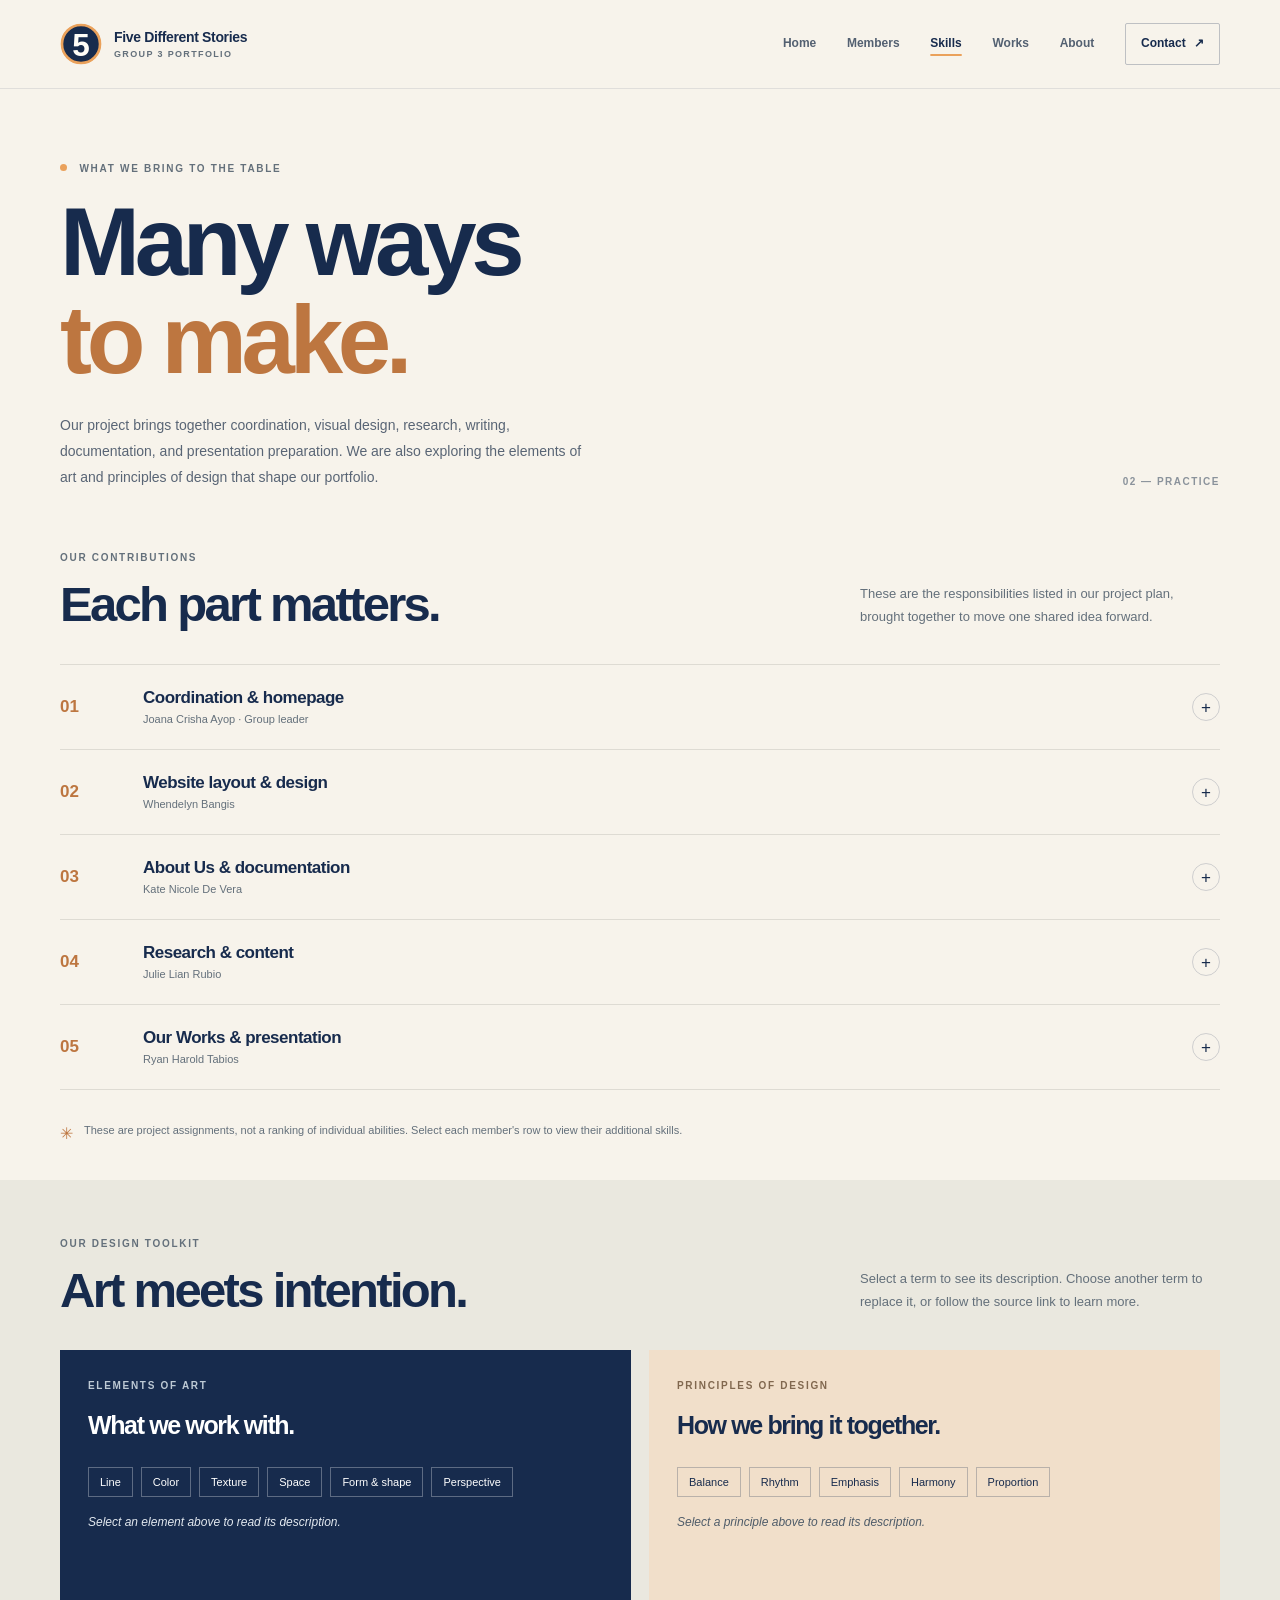
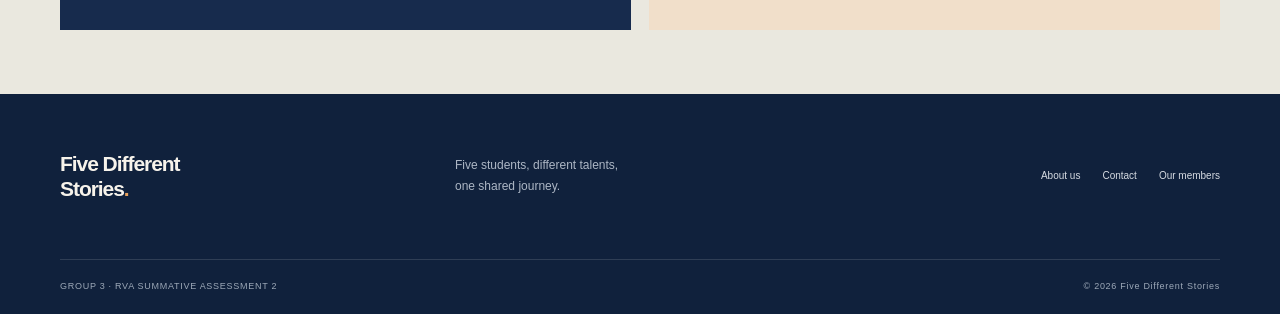
<file: Skills.html>
<!doctype html>
<html lang="en">
  <head>
    <meta charset="utf-8" />
    <meta name="viewport" content="width=device-width, initial-scale=1" />
    <meta
      name="description"
      content="Discover Group 3's project contributions and the elements and principles of design behind the portfolio."
    />
    <title>Our Skills | Five Different Stories</title>
    <link rel="icon" type="image/svg+xml" href="Assets/logo.svg">
    <link rel="stylesheet" href="global.css" />
    <script src="script.js" defer></script>
  </head>
  <body data-page="skills">
    <a class="skip-link" href="#main">Skip to content</a>
    <header class="site-header">
      <div class="header-inner">
        <a
          class="brand"
          href="index.html"
          aria-label="Five Different Stories home"
          ><img
            class="brand-mark"
            src="Assets/logo.svg"
            alt=""
            aria-hidden="true"
          /><span class="brand-copy"
            ><strong>Five Different Stories</strong
            ><small>GROUP 3 PORTFOLIO</small></span
          ></a
        >
        <button
          class="menu-toggle"
          type="button"
          aria-expanded="false"
          aria-controls="site-navigation"
        >
          <span class="menu-toggle-label">Menu</span
          ><span class="menu-icon" aria-hidden="true"></span>
        </button>
        <nav class="site-nav" id="site-navigation" aria-label="Main navigation">
          <a href="index.html" data-nav="home">Home</a
          ><a href="Members.html" data-nav="members">Members</a
          ><a href="Skills.html" data-nav="skills">Skills</a
          ><a href="works.html" data-nav="works">Works</a
          ><a href="AboutUs.html" data-nav="about">About</a
          ><a class="nav-contact" href="ContactUs.html" data-nav="contact"
            >Contact <span aria-hidden="true">↗</span></a
          >
        </nav>
      </div>
    </header>
    <main id="main">
      <section class="page-hero page-shell">
        <p class="eyebrow">
          <span class="eyebrow-dot"></span> WHAT WE BRING TO THE TABLE
        </p>
        <h1>Many ways<br /><span>to make.</span></h1>
        <p class="page-lede">
          Our project brings together coordination, visual design, research,
          writing, documentation, and presentation preparation. We are also
          exploring the elements of art and principles of design that shape our
          portfolio.
        </p>
        <span class="page-number" aria-hidden="true">02 — PRACTICE</span>
      </section>
      <section class="contributions-section page-shell section-pad">
        <div class="section-heading">
          <div>
            <p class="eyebrow">OUR CONTRIBUTIONS</p>
            <h2>Each part matters.</h2>
          </div>
          <p>
            These are the responsibilities listed in our project plan, brought
            together to move one shared idea forward.
          </p>
        </div>
        <div class="contribution-list">
          <article class="contribution-row">
            <span class="contribution-number">01</span>
            <details class="contribution-details">
              <summary>
                <div>
                  <h3>Coordination &amp; homepage</h3>
                  <p>Joana Crisha Ayop · Group leader</p>
                </div>
                <span class="details-toggle" aria-hidden="true">+</span>
              </summary>
              <ul class="additional-skills">
                <li>UI/UX Design (Mobile &amp; Desktop)</li>
                <li>Requirement Gathering</li>
                <li>
                  Database &amp; ERD / Schema Design (PostgreSQL/Supabase,
                  MySQL)
                </li>
                <li>Basic SQL</li>
                <li>HTML, CSS, JavaScript</li>
                <li>Python</li>
                <li>Git &amp; GitHub</li>
                <li>Figma</li>
                <li>draw.io &amp; PlantUML</li>
                <li>Research, Communication, Leadership &amp; Collaboration</li>
                <li>Google Workspace &amp; Microsoft Office</li>
              </ul>
            </details>
          </article>
          <article class="contribution-row">
            <span class="contribution-number">02</span>
            <details class="contribution-details">
              <summary>
                <div>
                  <h3>Website layout &amp; design</h3>
                  <p>Whendelyn Bangis</p>
                </div>
                <span class="details-toggle" aria-hidden="true">+</span>
              </summary>
              <ul class="additional-skills">
                <li>Communication Skills</li>
                <li>Time Management</li>
                <li>Active Listening</li>
                <li>Creativity</li>
                <li>Teamwork</li>
                <li>UI/UX Design</li>
                <li>Fast Learner</li>
                <li>Proficient in Microsoft Excel</li>
              </ul>
            </details>
          </article>
          <article class="contribution-row">
            <span class="contribution-number">03</span>
            <details class="contribution-details">
              <summary>
                <div>
                  <h3>About Us &amp; documentation</h3>
                  <p>Kate Nicole De Vera</p>
                </div>
                <span class="details-toggle" aria-hidden="true">+</span>
              </summary>
              <ul class="additional-skills">
                <li>Time management</li>
                <li>Teamwork and discipline</li>
                <li>Organization</li>
                <li>Multitasking</li>
                <li>Communication</li>
              </ul>
            </details>
          </article>
          <article class="contribution-row">
            <span class="contribution-number">04</span>
            <details class="contribution-details">
              <summary>
                <div>
                  <h3>Research &amp; content</h3>
                  <p>Julie Lian Rubio</p>
                </div>
                <span class="details-toggle" aria-hidden="true">+</span>
              </summary>
              <ul class="additional-skills">
                <li>Communication Skills</li>
                <li>Critical Thinking</li>
                <li>Problem-Solving</li>
                <li>Creativity and Innovation</li>
                <li>Time Management</li>
                <li>Adaptability</li>
                <li>Teamwork and Collaboration</li>
                <li>Attention to Detail</li>
                <li>Self-Motivation</li>
                <li>Continuous Learning</li>
                <li>Computer Literacy</li>
                <li>Microsoft Office (Word, Excel, and PowerPoint)</li>
                <li>C++ Programming (Basic)</li>
                <li>Basic Website Development</li>
                <li>File Management and Organization</li>
                <li>Internet Navigation and Online Research</li>
              </ul>
            </details>
          </article>
          <article class="contribution-row">
            <span class="contribution-number">05</span>
            <details class="contribution-details">
              <summary>
                <div>
                  <h3>Our Works &amp; presentation</h3>
                  <p>Ryan Harold Tabios</p>
                </div>
                <span class="details-toggle" aria-hidden="true">+</span>
              </summary>
              <ul class="additional-skills">
                <li>HTML5</li>
                <li>CSS3</li>
                <li>Responsive Design</li>
                <li>UI/UX</li>
                <li>Git/GitHub</li>
                <li>Basic SQL</li>
                <li>Python</li>
                <li>System Analysis &amp; Design</li>
                <li>Leadership</li>
                <li>Teamwork</li>
                <li>Communication</li>
              </ul>
            </details>
          </article>
        </div>
        <p class="content-note">
          <span aria-hidden="true">✳</span> These are project assignments, not a
          ranking of individual abilities. Select each member's row to view
          their additional skills.
        </p>
      </section>
      <section class="design-section">
        <div class="page-shell section-pad">
          <div class="section-heading">
            <div>
              <p class="eyebrow">OUR DESIGN TOOLKIT</p>
              <h2>Art meets intention.</h2>
            </div>
            <p>
              Select a term to see its description. Choose another term to
              replace it, or follow the source link to learn more.
            </p>
          </div>
          <div class="design-columns">
            <article class="design-panel art-elements">
              <p class="eyebrow">ELEMENTS OF ART</p>
              <h3>What we work with.</h3>
              <div class="design-token-grid">
                <button
                  class="design-term"
                  type="button"
                  aria-pressed="false"
                  aria-controls="elements-description"
                  data-description="A mark or path that can vary in direction, length, and thickness, and can guide the viewer's eye through a composition."
                  data-source="https://www.getty.edu/education/teachers/building_lessons/formal_analysis.html#line"
                >
                  Line
                </button>
                <button
                  class="design-term"
                  type="button"
                  aria-pressed="false"
                  aria-controls="elements-description"
                  data-description="An element of art described by hue, value (lightness or darkness), and intensity (brightness or dullness)."
                  data-source="https://www.getty.edu/education/teachers/building_lessons/formal_analysis.html#color"
                >
                  Color
                </button>
                <button
                  class="design-term"
                  type="button"
                  aria-pressed="false"
                  aria-controls="elements-description"
                  data-description="The actual or suggested surface quality of an object, such as smooth, rough, soft, or hard."
                  data-source="https://www.getty.edu/education/teachers/building_lessons/formal_analysis.html#texture"
                >
                  Texture
                </button>
                <button
                  class="design-term"
                  type="button"
                  aria-pressed="false"
                  aria-controls="elements-description"
                  data-description="The area within, around, and between objects; artists use positive and negative space to shape a composition and suggest depth."
                  data-source="https://www.getty.edu/education/teachers/building_lessons/formal_analysis.html#space"
                >
                  Space
                </button>
                <button
                  class="design-term"
                  type="button"
                  aria-pressed="false"
                  aria-controls="elements-description"
                  data-description="Shape has height and width; form adds depth, making an object appear or exist in three dimensions."
                  data-source="https://www.getty.edu/education/teachers/building_lessons/formal_analysis.html#shape_and_form"
                >
                  Form &amp; shape
                </button>
                <button
                  class="design-term"
                  type="button"
                  aria-pressed="false"
                  aria-controls="elements-description"
                  data-description="A way of representing depth and distance on a flat surface, helping a two-dimensional image suggest three-dimensional space."
                  data-source="https://www.getty.edu/education/teachers/building_lessons/formal_analysis.html#space"
                >
                  Perspective
                </button>
              </div>
              <div
                class="design-description"
                id="elements-description"
                aria-live="polite"
              >
                <p>
                  <em data-term-description
                    >Select an element above to read its description.</em
                  >
                </p>
                <a
                  data-term-source
                  href="https://www.getty.edu/education/teachers/building_lessons/formal_analysis.html"
                  target="_blank"
                  rel="noopener noreferrer"
                  hidden
                  >Study source ↗</a
                >
              </div>
            </article>
            <article class="design-panel design-principles">
              <p class="eyebrow">PRINCIPLES OF DESIGN</p>
              <h3>How we bring it together.</h3>
              <div class="design-token-grid">
                <button
                  class="design-term"
                  type="button"
                  aria-pressed="false"
                  aria-controls="principles-description"
                  data-description="The distribution of visual weight in a composition, helping it feel stable or intentionally dynamic."
                  data-source="https://www.getty.edu/education/teachers/building_lessons/formal_analysis2.html#balance"
                >
                  Balance
                </button>
                <button
                  class="design-term"
                  type="button"
                  aria-pressed="false"
                  aria-controls="principles-description"
                  data-description="A visual beat created by repeating or varying elements, which can lead the viewer's eye through a work."
                  data-source="https://www.getty.edu/education/teachers/building_lessons/principles_design.pdf"
                >
                  Rhythm
                </button>
                <button
                  class="design-term"
                  type="button"
                  aria-pressed="false"
                  aria-controls="principles-description"
                  data-description="The area that attracts attention, often made prominent through contrast in size, color, shape, or position."
                  data-source="https://www.getty.edu/education/teachers/building_lessons/formal_analysis2.html#emphasis"
                >
                  Emphasis
                </button>
                <button
                  class="design-term"
                  type="button"
                  aria-pressed="false"
                  aria-controls="principles-description"
                  data-description="A sense of unity created when visual elements relate well and feel like parts of the same composition."
                  data-source="https://www.getty.edu/education/teachers/building_lessons/principles_design.pdf"
                >
                  Harmony
                </button>
                <button
                  class="design-term"
                  type="button"
                  aria-pressed="false"
                  aria-controls="principles-description"
                  data-description="The relative size of parts in relation to one another and to the whole composition."
                  data-source="https://www.getty.edu/education/teachers/building_lessons/principles_design.pdf"
                >
                  Proportion
                </button>
              </div>
              <div
                class="design-description"
                id="principles-description"
                aria-live="polite"
              >
                <p>
                  <em data-term-description
                    >Select a principle above to read its description.</em
                  >
                </p>
                <a
                  data-term-source
                  href="https://www.getty.edu/education/teachers/building_lessons/formal_analysis2.html"
                  target="_blank"
                  rel="noopener noreferrer"
                  hidden
                  >Study source ↗</a
                >
              </div>
            </article>
          </div>
        </div>
      </section>
    </main>
    <footer class="site-footer">
      <div class="page-shell footer-main">
        <a class="footer-brand" href="index.html"
          >Five Different<br />Stories<span>.</span></a
        >
        <p>Five students, different talents,<br />one shared journey.</p>
        <div class="footer-links">
          <a href="AboutUs.html">About us</a><a href="ContactUs.html">Contact</a
          ><a href="Members.html">Our members</a>
        </div>
      </div>
      <div class="page-shell footer-bottom">
        <span>GROUP 3 · RVA SUMMATIVE ASSESSMENT 2</span
        ><span>© <span data-year>2026</span> Five Different Stories</span>
      </div>
    </footer>
  </body>
</html>
</file>
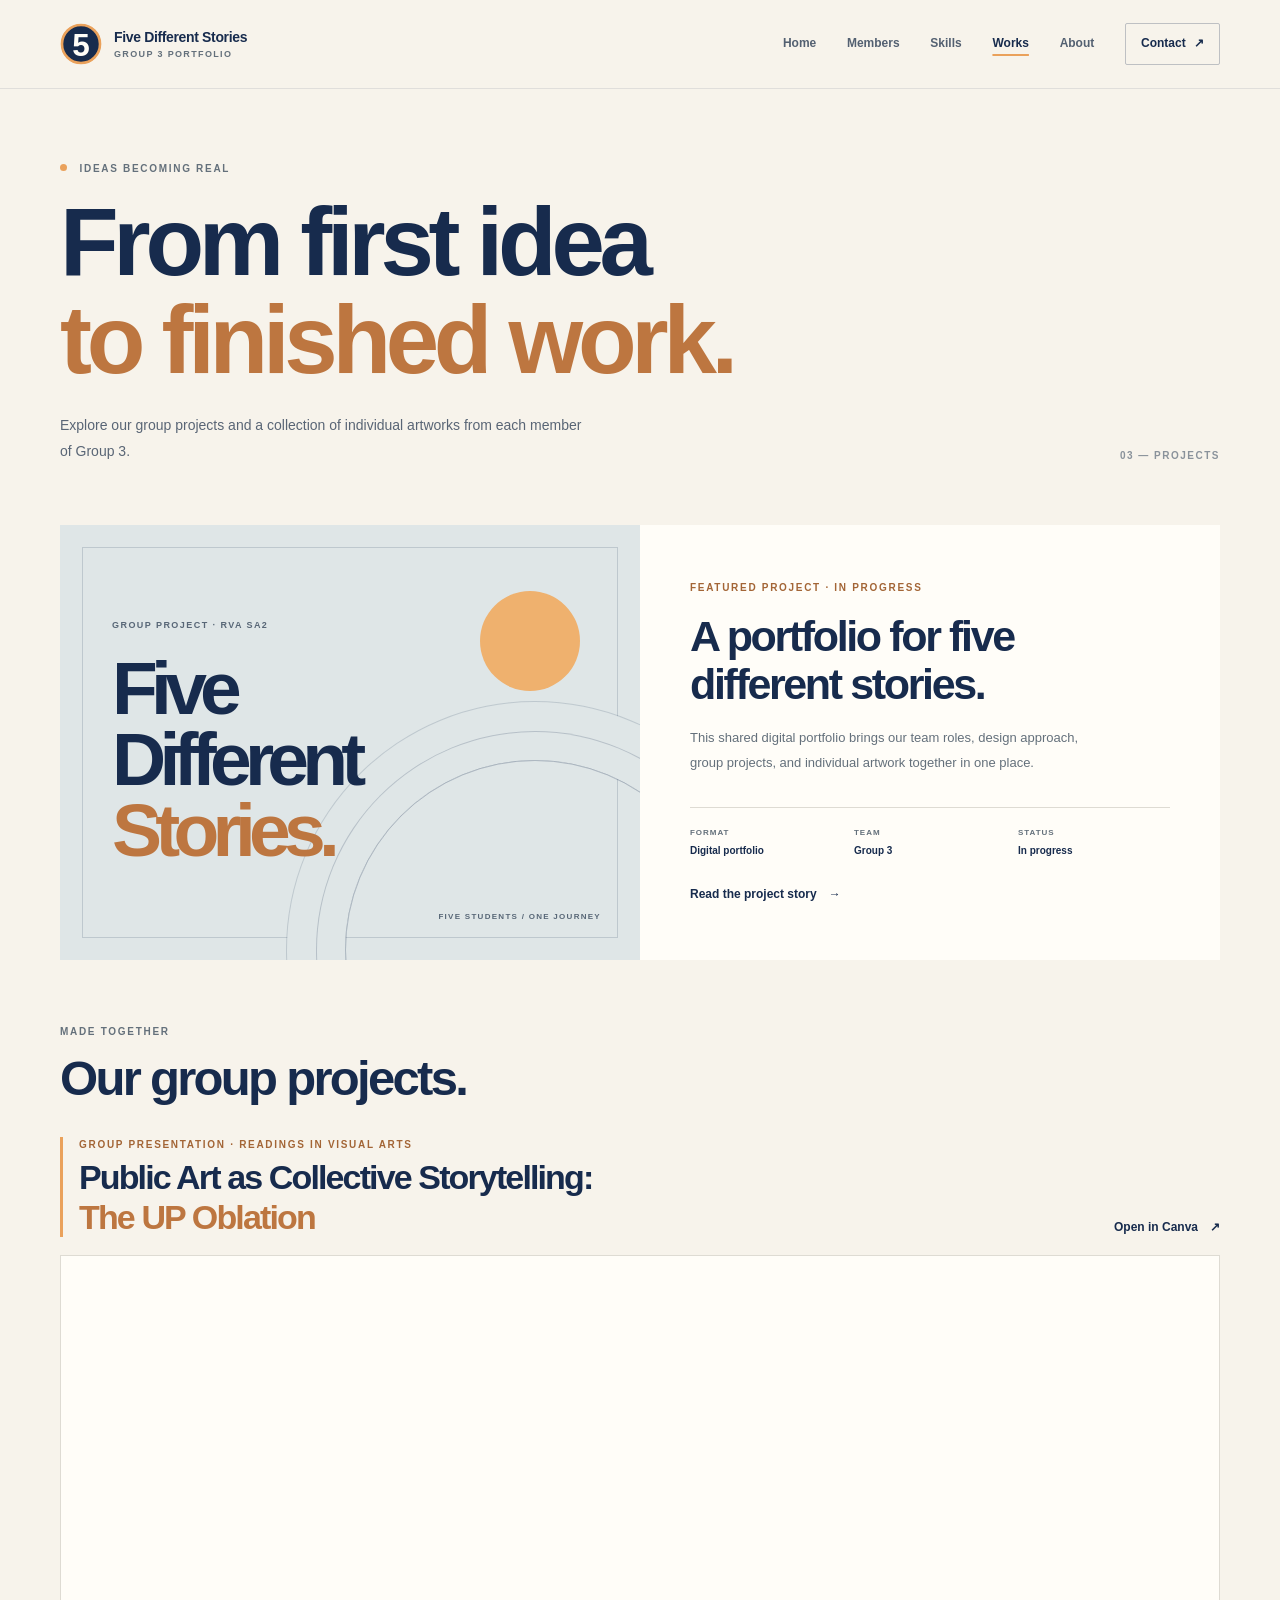
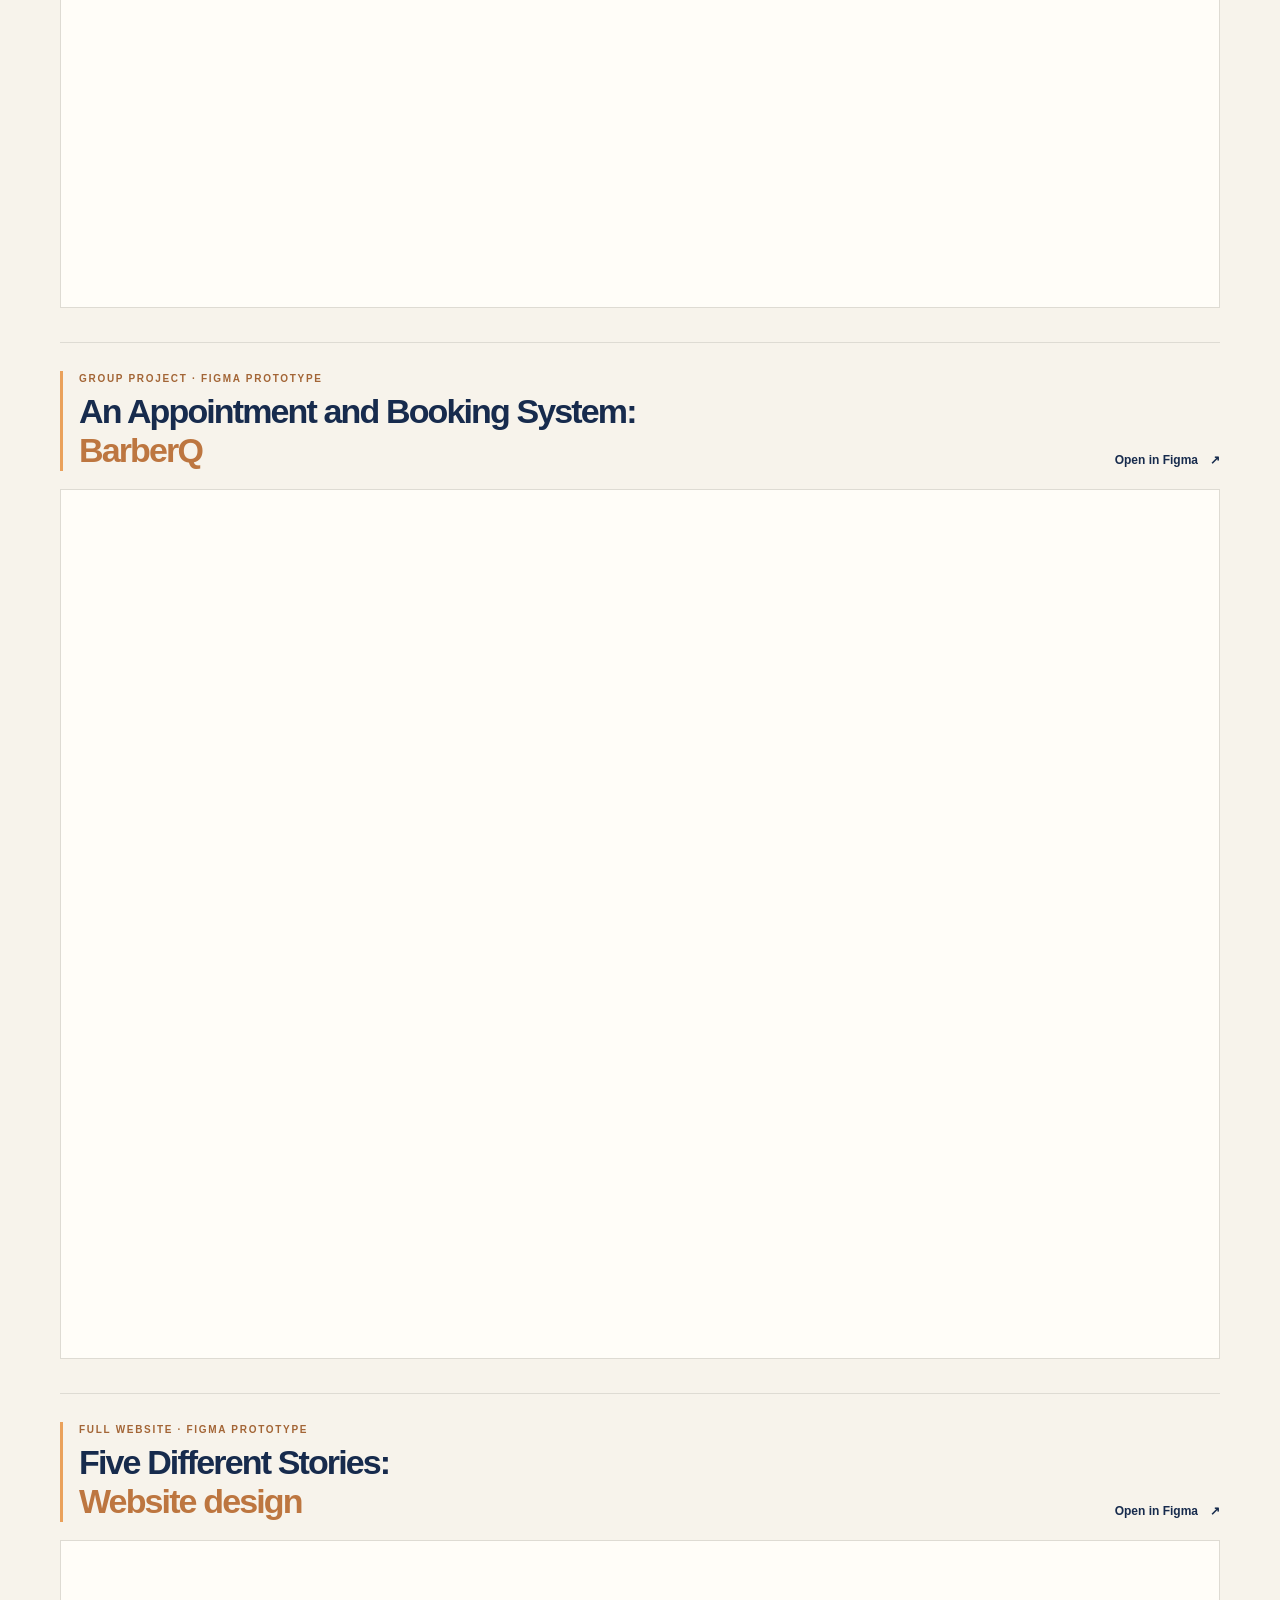
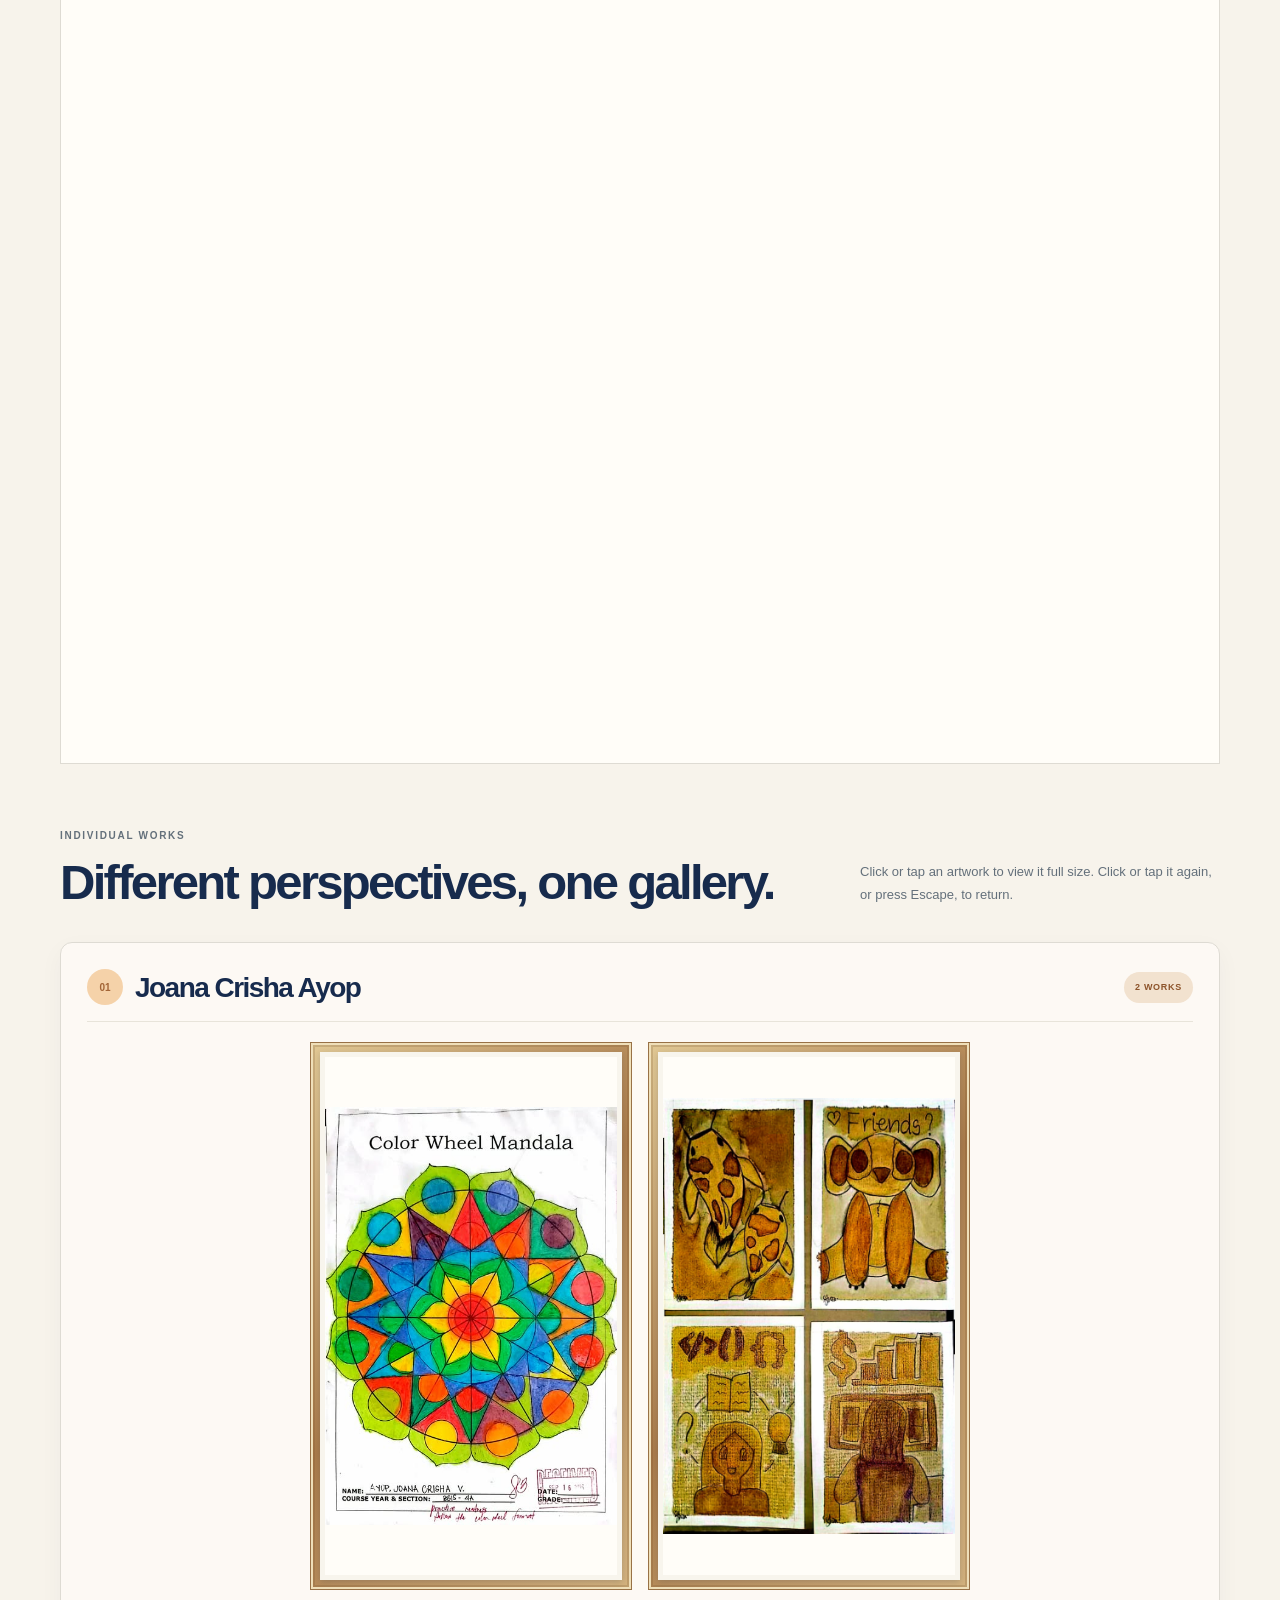
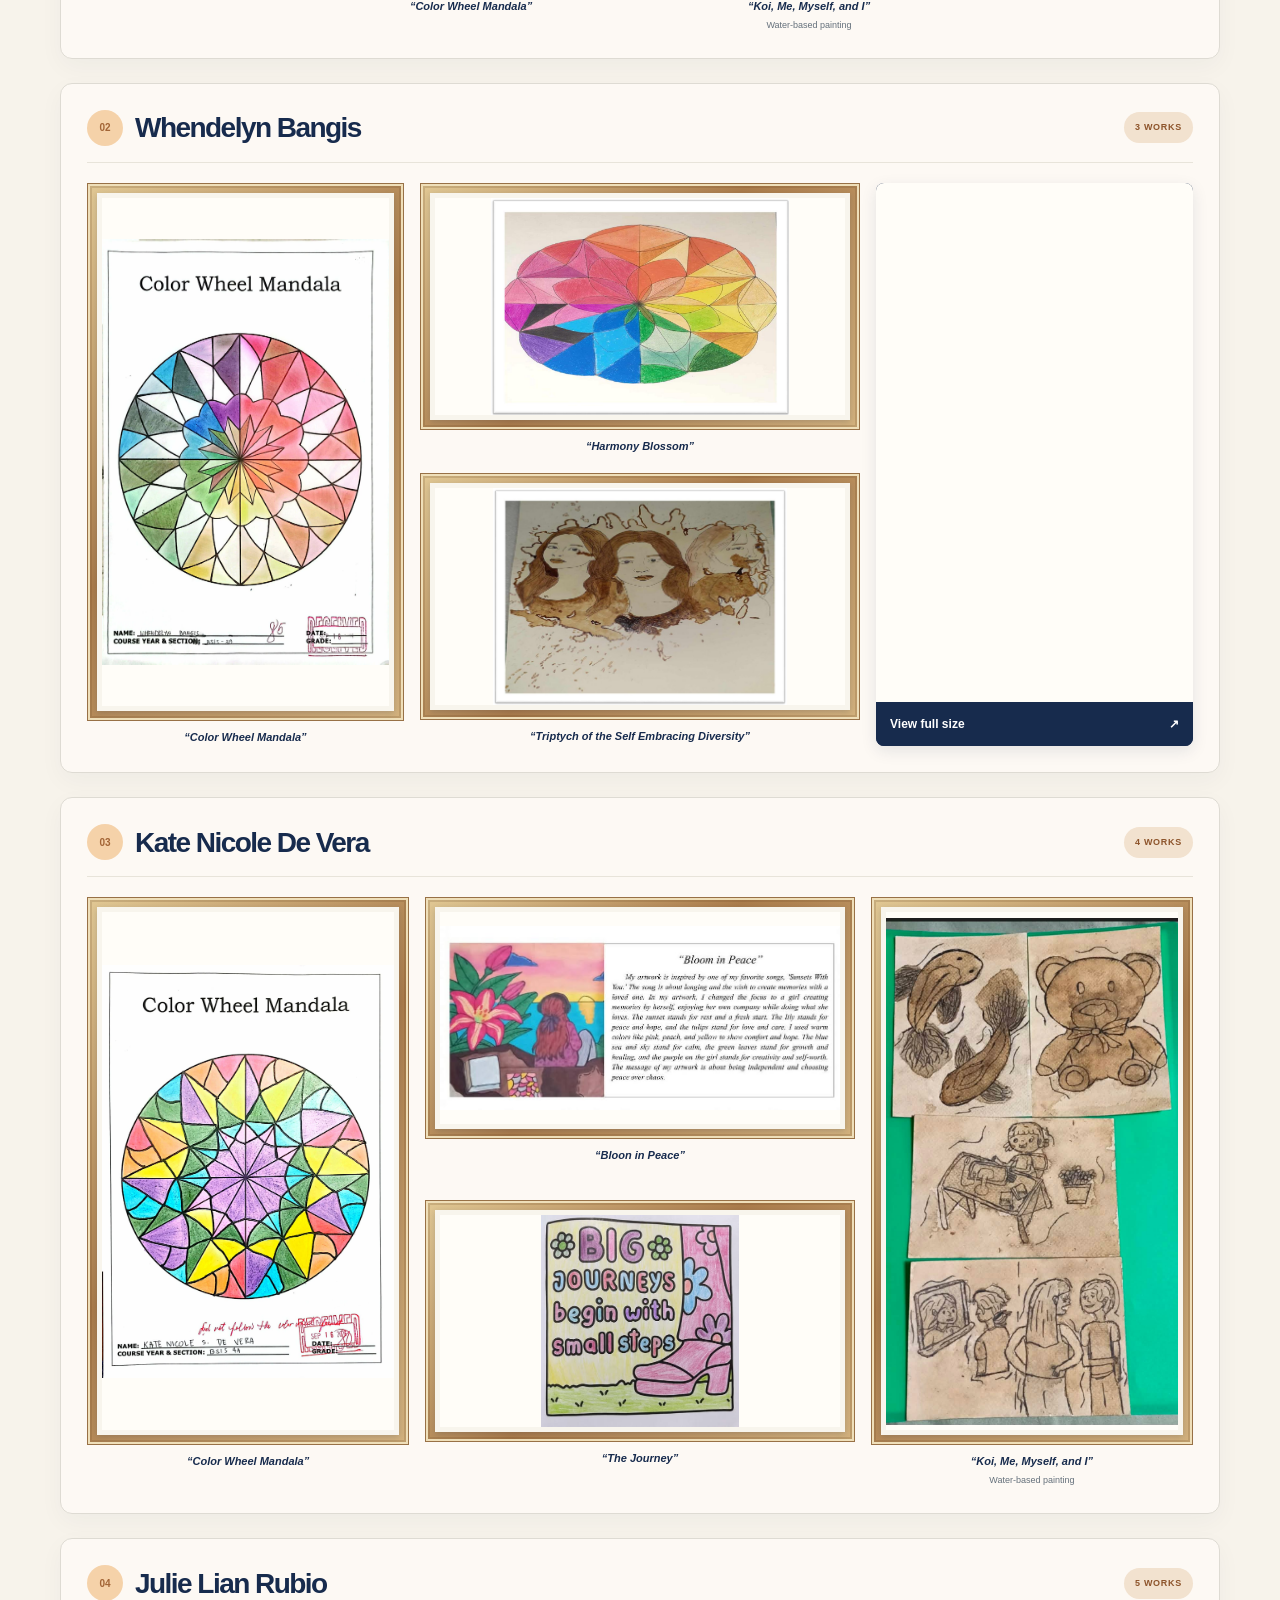
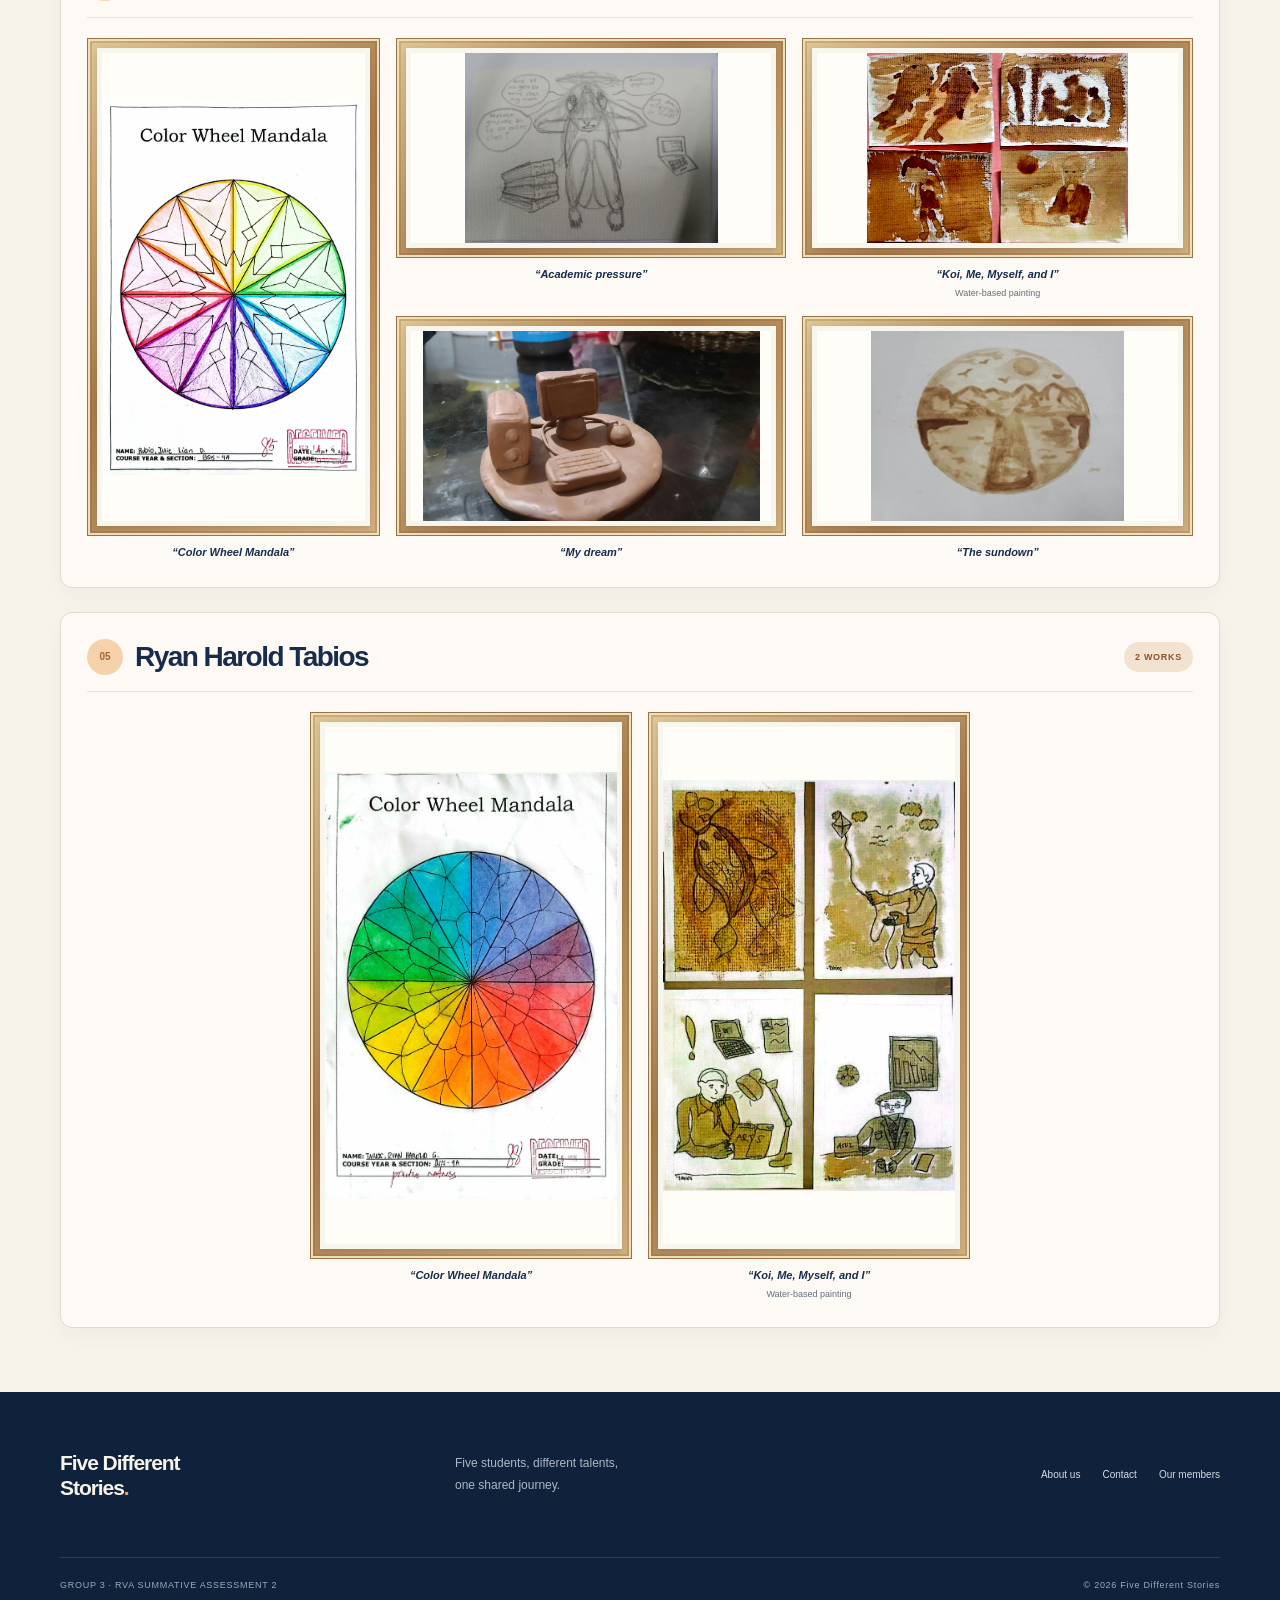
<file: works.html>
<!doctype html>
<html lang="en">
  <head>
    <meta charset="utf-8" />
    <meta name="viewport" content="width=device-width, initial-scale=1" />
    <meta
      name="description"
      content="Explore group projects and individual artworks by the Five Different Stories team."
    />
    <title>Our Works | Five Different Stories</title>
    <link rel="icon" type="image/svg+xml" href="Assets/logo.svg" />
    <link rel="stylesheet" href="global.css" />
    <script src="script.js" defer></script>
  </head>
  <body data-page="works">
    <a class="skip-link" href="#main">Skip to content</a>
    <header class="site-header">
      <div class="header-inner">
        <a
          class="brand"
          href="index.html"
          aria-label="Five Different Stories home"
          ><img
            class="brand-mark"
            src="Assets/logo.svg"
            alt=""
            aria-hidden="true"
          /><span class="brand-copy"
            ><strong>Five Different Stories</strong
            ><small>GROUP 3 PORTFOLIO</small></span
          ></a
        >
        <button
          class="menu-toggle"
          type="button"
          aria-expanded="false"
          aria-controls="site-navigation"
        >
          <span class="menu-toggle-label">Menu</span
          ><span class="menu-icon" aria-hidden="true"></span>
        </button>
        <nav class="site-nav" id="site-navigation" aria-label="Main navigation">
          <a href="index.html" data-nav="home">Home</a
          ><a href="Members.html" data-nav="members">Members</a
          ><a href="Skills.html" data-nav="skills">Skills</a
          ><a href="works.html" data-nav="works">Works</a
          ><a href="AboutUs.html" data-nav="about">About</a
          ><a class="nav-contact" href="ContactUs.html" data-nav="contact"
            >Contact <span aria-hidden="true">↗</span></a
          >
        </nav>
      </div>
    </header>
    <main id="main">
      <section class="page-hero page-shell works-hero">
        <p class="eyebrow">
          <span class="eyebrow-dot"></span> IDEAS BECOMING REAL
        </p>
        <h1>From first idea<br /><span>to finished work.</span></h1>
        <p class="page-lede">
          Explore our group projects and a collection of individual artworks
          from each member of Group 3.
        </p>
        <span class="page-number" aria-hidden="true">03 — PROJECTS</span>
      </section>
      <section class="work-feature page-shell">
        <div class="work-visual">
          <span class="work-kicker">GROUP PROJECT · RVA SA2</span>
          <div class="work-sun"></div>
          <div class="work-title">
            Five<br />Different<br /><span>Stories.</span>
          </div>
          <div class="work-orbit"></div>
          <span class="work-visual-caption">FIVE STUDENTS / ONE JOURNEY</span>
        </div>
        <div class="work-description">
          <p class="eyebrow">FEATURED PROJECT · IN PROGRESS</p>
          <h2>A portfolio for five different stories.</h2>
          <p>
            This shared digital portfolio brings our team roles, design
            approach, group projects, and individual artwork together in one
            place.
          </p>
          <div class="work-meta">
            <span><small>FORMAT</small>Digital portfolio</span
            ><span><small>TEAM</small>Group 3</span
            ><span><small>STATUS</small>In progress</span>
          </div>
          <a class="text-link" href="AboutUs.html"
            >Read the project story <span aria-hidden="true">→</span></a
          >
        </div>
      </section>
      <section
        class="group-work page-shell section-pad"
        aria-labelledby="group-work-title"
      >
        <div class="section-heading">
          <div>
            <p class="eyebrow">MADE TOGETHER</p>
            <h2 id="group-work-title">Our group projects.</h2>
          </div>
        </div>
        <div class="group-work-preview-heading">
          <div class="group-work-project-heading">
            <p class="eyebrow">GROUP PRESENTATION · READINGS IN VISUAL ARTS</p>
            <h3 class="group-work-project-title">
              Public Art as Collective Storytelling:<br /><span
                >The UP Oblation</span
              >
            </h3>
          </div>
          <a
            class="text-link"
            href="https://canva.link/tn166lqd1prsv09"
            target="_blank"
            rel="noopener noreferrer"
            >Open in Canva <span aria-hidden="true">↗</span></a
          >
        </div>
        <div class="group-work-preview">
          <iframe
            src="https://www.canva.com/design/DAHXzPzP9bs/dHi477f49NFG_CuNAbtAYg/view?embed"
            title="Interactive preview of Public Art as Collective Storytelling: The UP Oblation"
            allowfullscreen
          ></iframe>
        </div>
        <div class="group-work-figma">
          <div class="group-work-preview-heading">
            <div class="group-work-project-heading">
              <p class="eyebrow">GROUP PROJECT · FIGMA PROTOTYPE</p>
              <h3 class="group-work-project-title">
                An Appointment and Booking System:<br /><span>BarberQ</span>
              </h3>
            </div>
            <a
              class="text-link"
              href="https://www.figma.com/proto/xRdC73sRypWoEM9sx1quEh/FMIS?node-id=22-28&amp;t=Xql1HvJVUj2K1t68-1&amp;scaling=min-zoom&amp;content-scaling=fixed&amp;page-id=0%3A1&amp;starting-point-node-id=22%3A28"
              target="_blank"
              rel="noopener noreferrer"
              >Open in Figma <span aria-hidden="true">↗</span></a
            >
          </div>
          <div
            class="group-work-preview group-work-figma-preview group-work-barberq-preview"
          >
            <iframe
              src="https://embed.figma.com/proto/xRdC73sRypWoEM9sx1quEh/FMIS?node-id=22-28&amp;scaling=scale-down&amp;content-scaling=fixed&amp;page-id=0%3A1&amp;starting-point-node-id=22%3A28&amp;embed-host=share"
              title="Interactive Figma prototype of An Appointment and Booking System: BarberQ"
              allowfullscreen
            ></iframe>
          </div>
        </div>
        <div class="group-work-figma">
          <div class="group-work-preview-heading">
            <div class="group-work-project-heading">
              <p class="eyebrow">FULL WEBSITE · FIGMA PROTOTYPE</p>
              <h3 class="group-work-project-title">
                Five Different Stories:<br /><span>Website design</span>
              </h3>
            </div>
            <a
              class="text-link"
              href="https://www.figma.com/proto/b4HVfrezVNsUiiIGVl0LES/RVA?node-id=0-1&amp;t=v2YPyole5zV0RRrc-1&amp;scaling=scale-down&amp;content-scaling=fixed"
              target="_blank"
              rel="noopener noreferrer"
              >Open in Figma <span aria-hidden="true">↗</span></a
            >
          </div>
          <div class="group-work-preview group-work-figma-preview">
            <iframe
              src="https://www.figma.com/embed?embed_host=share&amp;url=https%3A%2F%2Fwww.figma.com%2Fproto%2Fb4HVfrezVNsUiiIGVl0LES%2FRVA%3Fnode-id%3D0-1%26t%3Dv2YPyole5zV0RRrc-1%26scaling%3Dscale-down%26content-scaling%3Dfixed"
              title="Interactive preview of the Five Different Stories website design in Figma"
              allowfullscreen
            ></iframe>
          </div>
        </div>
      </section>
      <section
        class="individual-works page-shell section-pad"
        aria-labelledby="individual-works-title"
      >
        <div class="section-heading">
          <div>
            <p class="eyebrow">INDIVIDUAL WORKS</p>
            <h2 id="individual-works-title">
              Different perspectives, one gallery.
            </h2>
          </div>
          <p>
            Click or tap an artwork to view it full size. Click or tap it again,
            or press Escape, to return.
          </p>
        </div>
        <section class="artist-gallery" aria-labelledby="joana-gallery-title">
          <div class="artist-gallery-heading">
            <h3 id="joana-gallery-title">Joana Crisha Ayop</h3>
            <span>2 works</span>
          </div>
          <div class="artwork-grid">
            <figure class="artwork-card artwork-card--portrait">
              <div class="artwork-image">
                <img
                  src="Assets/Joana's%20Gallery/Color%20Wheel%20Mandala.jpg"
                  alt="Color Wheel Mandala by Joana Crisha Ayop"
                  loading="lazy"
                />
              </div>
              <figcaption>Color Wheel Mandala</figcaption>
            </figure>
            <figure
              class="artwork-card artwork-card--portrait artwork-card--painting"
            >
              <div class="artwork-image">
                <img
                  src="Assets/Joana's%20Gallery/Koi,%20Me,%20Myself,%20and%20I.jpg"
                  alt="Koi, Me, Myself, and I by Joana Crisha Ayop"
                  loading="lazy"
                />
              </div>
              <figcaption>
                <q class="artwork-title">Koi, Me, Myself, and I</q
                ><small class="artwork-description">Water-based painting</small>
              </figcaption>
            </figure>
          </div>
        </section>
        <section
          class="artist-gallery artist-gallery--whendelyn"
          aria-labelledby="whendelyn-gallery-title"
        >
          <div class="artist-gallery-heading">
            <h3 id="whendelyn-gallery-title">Whendelyn Bangis</h3>
            <span>3 works</span>
          </div>
          <div class="artwork-grid">
            <figure class="artwork-card artwork-card--portrait">
              <div class="artwork-image">
                <img
                  src="Assets/Whendelyn's%20Gallery/Color%20Wheel%20Mandala.jpg"
                  alt="Color Wheel Mandala by Whendelyn Bangis"
                  loading="lazy"
                />
              </div>
              <figcaption>Color Wheel Mandala</figcaption>
            </figure>
            <figure class="artwork-card">
              <div class="artwork-image">
                <img
                  src="Assets/Whendelyn's%20Gallery/Harmony%20Blossom.png"
                  alt="Harmony Blossom by Whendelyn Bangis"
                  loading="lazy"
                />
              </div>
              <figcaption>Harmony Blossom</figcaption>
            </figure>
            <figure class="artwork-card">
              <div class="artwork-image">
                <img
                  src="Assets/Whendelyn's%20Gallery/Triptych%20of%20the%20Self%20Embracing%20Diversity.png"
                  alt="Triptych of the Self Embracing Diversity by Whendelyn Bangis"
                  loading="lazy"
                />
              </div>
              <figcaption>Triptych of the Self Embracing Diversity</figcaption>
            </figure>
            <div class="artwork-document-preview">
              <iframe
                src="Assets/Whendelyn's%20Gallery/PreliminaryProject_Dry_and_Wet-Medium_BangisWhendelyn.pdf#toolbar=0&amp;navpanes=0&amp;view=FitH"
                title="Preview of Preliminary Project: Dry and Wet Medium by Whendelyn Bangis"
                loading="lazy"
              ></iframe>
              <button
                class="artwork-document-expand"
                type="button"
                data-document-preview-open
                data-full-src="Assets/Whendelyn's%20Gallery/PreliminaryProject_Dry_and_Wet-Medium_BangisWhendelyn.pdf#view=FitH"
                aria-label="View Preliminary Project: Dry and Wet Medium full size"
              >
                View full size <span aria-hidden="true">↗</span>
              </button>
            </div>
          </div>
        </section>
        <section
          class="artist-gallery artist-gallery--kate"
          aria-labelledby="kate-gallery-title"
        >
          <div class="artist-gallery-heading">
            <h3 id="kate-gallery-title">Kate Nicole De Vera</h3>
            <span>4 works</span>
          </div>
          <div class="artwork-grid">
            <figure class="artwork-card artwork-card--portrait">
              <div class="artwork-image">
                <img
                  src="Assets/Kate's%20Gallery/Color%20Wheel%20Mandala.jpg"
                  alt="Color Wheel Mandala by Kate Nicole De Vera"
                  loading="lazy"
                />
              </div>
              <figcaption>Color Wheel Mandala</figcaption>
            </figure>
            <figure class="artwork-card artwork-card--zoom">
              <div class="artwork-image">
                <img
                  src="Assets/Kate's%20Gallery/Bloon%20in%20Peace.jpg"
                  alt="Bloon in Peace by Kate Nicole De Vera"
                  loading="lazy"
                />
              </div>
              <figcaption>Bloon in Peace</figcaption>
            </figure>
            <figure class="artwork-card">
              <div class="artwork-image">
                <img
                  src="Assets/Kate's%20Gallery/The%20Journey.jpg"
                  alt="The Journey by Kate Nicole De Vera"
                  loading="lazy"
                />
              </div>
              <figcaption>The Journey</figcaption>
            </figure>
            <figure
              class="artwork-card artwork-card--portrait artwork-card--painting"
            >
              <div class="artwork-image">
                <img
                  src="Assets/Kate's%20Gallery/Koi,%20Me,%20Myself,%20and%20I.jpg"
                  alt="Koi, Me, Myself, and I by Kate Nicole De Vera"
                  loading="lazy"
                />
              </div>
              <figcaption>
                <q class="artwork-title">Koi, Me, Myself, and I</q
                ><small class="artwork-description">Water-based painting</small>
              </figcaption>
            </figure>
          </div>
        </section>
        <section
          class="artist-gallery artist-gallery--julie"
          aria-labelledby="julie-gallery-title"
        >
          <div class="artist-gallery-heading">
            <h3 id="julie-gallery-title">Julie Lian Rubio</h3>
            <span>5 works</span>
          </div>
          <div class="artwork-grid">
            <figure class="artwork-card artwork-card--portrait">
              <div class="artwork-image">
                <img
                  src="Assets/Julie's%20Gallery/Color%20Wheel%20Mandala.jpg"
                  alt="Color Wheel Mandala by Julie Lian Rubio"
                  loading="lazy"
                />
              </div>
              <figcaption>Color Wheel Mandala</figcaption>
            </figure>
            <figure class="artwork-card artwork-card--landscape">
              <div class="artwork-image">
                <img
                  src="Assets/Julie's%20Gallery/Academic%20pressure.jpg"
                  alt="Academic pressure by Julie Lian Rubio"
                  loading="lazy"
                />
              </div>
              <figcaption>Academic pressure</figcaption>
            </figure>
            <figure class="artwork-card artwork-card--painting">
              <div class="artwork-image">
                <img
                  src="Assets/Julie's%20Gallery/Koi,%20Me,%20Myself,%20and%20I.jpg"
                  alt="Koi, Me, Myself, and I by Julie Lian Rubio"
                  loading="lazy"
                />
              </div>
              <figcaption>
                <q class="artwork-title">Koi, Me, Myself, and I</q
                ><small class="artwork-description">Water-based painting</small>
              </figcaption>
            </figure>
            <figure class="artwork-card">
              <div class="artwork-image">
                <img
                  src="Assets/Julie's%20Gallery/My%20dream.jpg"
                  alt="My dream by Julie Lian Rubio"
                  loading="lazy"
                />
              </div>
              <figcaption>My dream</figcaption>
            </figure>
            <figure class="artwork-card">
              <div class="artwork-image">
                <img
                  src="Assets/Julie's%20Gallery/The%20sundown.jpg"
                  alt="The sundown by Julie Lian Rubio"
                  loading="lazy"
                />
              </div>
              <figcaption>The sundown</figcaption>
            </figure>
          </div>
        </section>
        <section class="artist-gallery" aria-labelledby="ryan-gallery-title">
          <div class="artist-gallery-heading">
            <h3 id="ryan-gallery-title">Ryan Harold Tabios</h3>
            <span>2 works</span>
          </div>
          <div class="artwork-grid">
            <figure class="artwork-card artwork-card--portrait">
              <div class="artwork-image">
                <img
                  src="Assets/Ryan's%20Gallery/Color%20Wheel%20Mandala.jpg"
                  alt="Color Wheel Mandala by Ryan Harold Tabios"
                  loading="lazy"
                />
              </div>
              <figcaption>Color Wheel Mandala</figcaption>
            </figure>
            <figure
              class="artwork-card artwork-card--portrait artwork-card--painting"
            >
              <div class="artwork-image">
                <img
                  src="Assets/Ryan's%20Gallery/Koi,%20Me,%20Myself,%20and%20I.jpg"
                  alt="Koi, Me, Myself, and I by Ryan Harold Tabios"
                  loading="lazy"
                />
              </div>
              <figcaption>
                <q class="artwork-title">Koi, Me, Myself, and I</q
                ><small class="artwork-description">Water-based painting</small>
              </figcaption>
            </figure>
          </div>
        </section>
      </section>
      <dialog
        class="artwork-lightbox"
        data-artwork-lightbox
        aria-labelledby="artwork-lightbox-title"
      >
        <button
          class="artwork-lightbox-close"
          type="button"
          data-artwork-lightbox-close
          aria-label="Close full-size artwork"
        >
          ×
        </button>
        <h2
          class="artwork-lightbox-title"
          id="artwork-lightbox-title"
          data-artwork-lightbox-title
        ></h2>
        <div class="artwork-lightbox-frame">
          <img data-artwork-lightbox-image alt="" />
        </div>
      </dialog>
      <dialog
        class="artwork-lightbox document-lightbox"
        data-document-lightbox
        aria-labelledby="document-lightbox-title"
      >
        <button
          class="artwork-lightbox-close"
          type="button"
          data-document-preview-close
          aria-label="Close document preview"
        >
          ×
        </button>
        <h2 class="artwork-lightbox-title" id="document-lightbox-title">
          Preliminary Project: Dry and Wet Medium
        </h2>
        <div class="artwork-lightbox-frame document-lightbox-frame">
          <iframe
            data-document-preview-frame
            title="Full-size preview of Preliminary Project: Dry and Wet Medium by Whendelyn Bangis"
          ></iframe>
        </div>
      </dialog>
    </main>
    <footer class="site-footer">
      <div class="page-shell footer-main">
        <a class="footer-brand" href="index.html"
          >Five Different<br />Stories<span>.</span></a
        >
        <p>Five students, different talents,<br />one shared journey.</p>
        <div class="footer-links">
          <a href="AboutUs.html">About us</a><a href="ContactUs.html">Contact</a
          ><a href="Members.html">Our members</a>
        </div>
      </div>
      <div class="page-shell footer-bottom">
        <span>GROUP 3 · RVA SUMMATIVE ASSESSMENT 2</span
        ><span>© <span data-year>2026</span> Five Different Stories</span>
      </div>
    </footer>
  </body>
</html>
</file>
<file: global.css>
:root {
  color-scheme: light;
  --navy: #172b4d;
  --navy-deep: #10213c;
  --cream: #f7f3eb;
  --paper: #fffdf8;
  --orange: #eaa15b;
  --orange-light: #f5d2a9;
  --blue-pale: #dce5eb;
  --ink: #1c2a3a;
  --muted: #64707b;
  --line: #dedbd3;
  --display: "Trebuchet MS", "Arial", sans-serif;
  --body: "Segoe UI", "Arial", sans-serif;
  --shell: 1160px;
}

* {
  box-sizing: border-box;
}
html {
  scroll-behavior: smooth;
}
body {
  margin: 0;
  background: var(--cream);
  color: var(--ink);
  font-family: var(--body);
  font-size: 16px;
  line-height: 1.65;
  -webkit-font-smoothing: antialiased;
}
a {
  color: inherit;
}
button,
a {
  -webkit-tap-highlight-color: transparent;
}
a:focus-visible,
button:focus-visible {
  outline: 3px solid var(--orange);
  outline-offset: 4px;
}
.page-shell {
  width: min(var(--shell), calc(100% - 64px));
  margin-inline: auto;
}
.section-pad {
  padding-block: 64px;
}
.skip-link {
  position: absolute;
  z-index: 20;
  top: 10px;
  left: 10px;
  padding: 10px 15px;
  transform: translateY(-160%);
  background: var(--paper);
  color: var(--navy);
}
.skip-link:focus {
  transform: translateY(0);
}

.site-header {
  position: relative;
  z-index: 10;
  border-bottom: 1px solid rgba(23, 43, 77, 0.1);
}
.header-inner {
  width: min(var(--shell), calc(100% - 64px));
  min-height: 88px;
  margin-inline: auto;
  display: flex;
  align-items: center;
  justify-content: space-between;
  gap: 30px;
}
.brand {
  display: inline-flex;
  align-items: center;
  gap: 12px;
  text-decoration: none;
}
.brand-mark {
  width: 42px;
  height: 42px;
  display: block;
  flex: 0 0 42px;
  border-radius: 50%;
  object-fit: cover;
}
.brand-copy {
  display: grid;
  line-height: 1.3;
}
.brand-copy strong {
  color: var(--navy);
  font: 700 14px var(--display);
  letter-spacing: -0.025em;
}
.brand-copy small {
  margin-top: 4px;
  color: var(--muted);
  font: 700 9px var(--body);
  letter-spacing: 0.15em;
}
.site-nav {
  display: flex;
  align-items: center;
  gap: clamp(18px, 2.4vw, 34px);
}
.site-nav a {
  color: #536071;
  font-size: 12px;
  font-weight: 600;
  text-decoration: none;
  transition: color 0.2s ease;
}
.site-nav a:hover,
.site-nav a[aria-current="page"] {
  color: var(--navy);
}
.site-nav a[aria-current="page"]:not(.nav-contact) {
  text-decoration: underline;
  text-decoration-color: var(--orange);
  text-decoration-thickness: 2px;
  text-underline-offset: 7px;
}
.site-nav .nav-contact {
  padding: 10px 15px;
  border: 1px solid rgba(23, 43, 77, 0.25);
  border-radius: 2px;
  color: var(--navy);
}
.nav-contact span {
  margin-left: 5px;
}
.menu-toggle {
  display: none;
}

.eyebrow {
  margin: 0 0 17px;
  color: var(--muted);
  font: 700 10px var(--body);
  letter-spacing: 0.17em;
  line-height: 1.5;
}
.eyebrow-dot {
  width: 7px;
  height: 7px;
  display: inline-block;
  margin: 0 8px 1px 0;
  border-radius: 50%;
  background: var(--orange);
}
h1,
h2,
h3,
p {
  margin-top: 0;
}
h1,
h2,
h3 {
  color: var(--navy);
  font-family: var(--display);
  letter-spacing: -0.055em;
}
h1 {
  margin-bottom: 24px;
  font-size: clamp(54px, 7vw, 91px);
  font-weight: 600;
  line-height: 1.02;
}
h1 span,
h2 span {
  color: #bd7640;
}
h2 {
  margin-bottom: 18px;
  font-size: clamp(32px, 4vw, 49px);
  font-weight: 600;
  line-height: 1.12;
}
h3 {
  margin-bottom: 10px;
  font-size: 22px;
  font-weight: 700;
  line-height: 1.25;
}

.home-hero {
  min-height: 560px;
  padding-block: 62px 64px;
  display: grid;
  grid-template-columns: 1.1fr 1fr;
  align-items: center;
  gap: 32px;
}
.hero-copy {
  position: relative;
  z-index: 1;
}
.hero-copy h1 {
  font-size: clamp(50px, 5.1vw, 68px);
}
.hero-copy h1 span {
  color: #bd7640;
}
.hero-intro {
  max-width: 470px;
  margin-bottom: 29px;
  color: #596575;
  font-size: 15px;
  line-height: 1.9;
}
.button-row {
  display: flex;
  flex-wrap: wrap;
  align-items: center;
  gap: 24px;
}
.button {
  min-height: 48px;
  display: inline-flex;
  align-items: center;
  justify-content: center;
  gap: 18px;
  padding: 0 19px;
  font-size: 12px;
  font-weight: 700;
  text-decoration: none;
  transition:
    transform 0.2s ease,
    background 0.2s ease;
}
.button:hover {
  transform: translateY(-2px);
}
.button-dark {
  background: var(--navy);
  color: white;
}
.button-dark:hover {
  background: var(--navy-deep);
}
.button-light {
  background: var(--cream);
  color: var(--navy);
}
.text-link {
  display: inline-flex;
  align-items: center;
  gap: 12px;
  color: var(--navy);
  font-size: 12px;
  font-weight: 700;
  text-decoration: none;
}
.text-link:hover,
.feature-link:hover {
  color: #a45e2a;
}
.hero-note {
  display: flex;
  align-items: center;
  gap: 10px;
  margin: 39px 0 0;
  color: var(--muted);
  font-size: 11px;
}
.note-line {
  width: 27px;
  height: 1px;
  background: var(--orange);
}
.story-art {
  position: relative;
  min-height: 420px;
  display: grid;
  place-items: center;
  overflow: hidden;
  background: #e6e9e3;
}
.story-art::before {
  position: absolute;
  inset: 20px;
  border: 1px solid rgba(23, 43, 77, 0.13);
  content: "";
}
.art-orbit {
  position: absolute;
  width: 330px;
  height: 330px;
  border: 1px solid rgba(23, 43, 77, 0.2);
  border-radius: 50%;
}
.orbit-one {
  transform: rotate(38deg) scaleX(0.78);
}
.orbit-two {
  transform: rotate(-42deg) scaleX(0.78);
}
.art-sun {
  position: absolute;
  top: 70px;
  right: 68px;
  width: 92px;
  height: 92px;
  border-radius: 50%;
  background: var(--orange);
  opacity: 0.8;
}
.art-label {
  position: relative;
  z-index: 1;
  display: grid;
  justify-items: center;
  color: var(--navy);
}
.art-label span {
  font-size: 9px;
  font-weight: 700;
  letter-spacing: 0.2em;
}
.art-label strong {
  margin: -5px 0;
  color: var(--navy);
  font: 500 126px/0.95 var(--display);
  letter-spacing: -0.1em;
}
.story-chip {
  position: absolute;
  z-index: 2;
  display: flex;
  align-items: center;
  gap: 8px;
  padding: 7px 11px 7px 7px;
  background: var(--paper);
  box-shadow: 0 5px 20px rgba(23, 43, 77, 0.08);
  color: var(--navy);
  font-size: 10px;
  font-weight: 600;
  white-space: nowrap;
  color: var(--navy);
  text-decoration: none;
  transition: box-shadow 0.2s ease, transform 0.2s ease;
}
.story-chip:hover,
.story-chip:focus-visible {
  box-shadow: 0 8px 24px rgba(23, 43, 77, 0.18);
  transform: translateY(-2px);
}
.chip-number {
  width: 25px;
  height: 25px;
  display: grid;
  place-items: center;
  border-radius: 50%;
  background: var(--orange-light);
  font-size: 9px;
}
.chip-photo {
  width: 30px;
  height: 30px;
  flex: 0 0 auto;
  object-fit: cover;
  object-position: 50% 25%;
  border: 2px solid var(--paper);
  border-radius: 50%;
}
.chip-one {
  top: 11%;
  left: 9%;
}
.chip-two {
  top: 31%;
  right: 6%;
}
.chip-three {
  right: 8%;
  bottom: 17%;
}
.chip-four {
  bottom: 9%;
  left: 15%;
}
.chip-five {
  top: 55%;
  left: 4%;
}
.art-caption {
  position: absolute;
  right: 20px;
  bottom: 18px;
  color: var(--muted);
  font-size: 9px;
  letter-spacing: 0.08em;
}
.art-caption span {
  padding-left: 6px;
  color: #bd7640;
}

.intro-band {
  background: var(--navy);
  color: white;
}
.intro-band-inner {
  min-height: 190px;
  display: grid;
  grid-template-columns: 0.45fr 1fr auto;
  align-items: center;
  gap: 40px;
}
.intro-band .eyebrow {
  margin: 0;
  color: #f2c99f;
}
.intro-statement {
  max-width: 670px;
  margin: 0;
  font: 500 clamp(24px, 3vw, 36px)/1.4 var(--display);
  letter-spacing: -0.04em;
}
.intro-statement span {
  color: #c4ccd5;
}
.round-link {
  width: 48px;
  height: 48px;
  display: grid;
  place-items: center;
  border: 1px solid rgba(255, 255, 255, 0.4);
  border-radius: 50%;
  color: white;
  text-decoration: none;
}
.section-heading {
  margin-bottom: 32px;
  display: flex;
  align-items: end;
  justify-content: space-between;
  gap: 35px;
}
.section-heading .eyebrow {
  margin-bottom: 12px;
}
.section-heading h2 {
  margin-bottom: 0;
}
.section-heading > p {
  max-width: 360px;
  margin-bottom: 4px;
  color: var(--muted);
  font-size: 13px;
  line-height: 1.8;
}
.feature-grid {
  display: grid;
  grid-template-columns: repeat(3, 1fr);
  gap: 15px;
}
.feature-card {
  min-height: 245px;
  position: relative;
  display: flex;
  flex-direction: column;
  align-items: flex-start;
  padding: 25px;
  text-decoration: none;
  transition: transform 0.2s ease;
}
.feature-card:hover {
  transform: translateY(-4px);
}
.feature-members {
  background: #e2e8eb;
}
.feature-skills {
  background: #f0dfc9;
}
.feature-works {
  background: #dce3db;
}
.feature-index {
  color: #637080;
  font-size: 9px;
  font-weight: 700;
  letter-spacing: 0.16em;
}
.feature-icon {
  position: absolute;
  top: 18px;
  right: 22px;
  color: var(--navy);
  font-size: 19px;
}
.feature-card h3 {
  margin: auto 0 8px;
  font-size: 23px;
}
.feature-card p {
  max-width: 235px;
  margin-bottom: 18px;
  color: #5f6b77;
  font-size: 12px;
  line-height: 1.7;
}
.feature-link {
  display: inline-flex;
  gap: 12px;
  color: var(--navy);
  font-size: 11px;
  font-weight: 700;
}

.site-footer {
  background: var(--navy-deep);
  color: #d6dbe2;
}
.footer-main {
  min-height: 165px;
  display: grid;
  grid-template-columns: 1fr 1fr 1fr;
  align-items: center;
  gap: 25px;
}
.footer-brand {
  color: var(--cream);
  font: 700 21px/1.2 var(--display);
  letter-spacing: -0.05em;
  text-decoration: none;
}
.footer-brand span {
  color: var(--orange);
}
.footer-main > p {
  margin: 0;
  color: #adb7c5;
  font-size: 12px;
  line-height: 1.8;
}
.footer-links {
  display: flex;
  justify-content: flex-end;
  gap: 22px;
}
.footer-links a {
  color: #d6dbe2;
  font-size: 10px;
  text-decoration: none;
}
.footer-links a:hover {
  color: var(--orange-light);
}
.footer-bottom {
  min-height: 55px;
  display: flex;
  align-items: center;
  justify-content: space-between;
  gap: 20px;
  border-top: 1px solid rgba(255, 255, 255, 0.13);
  color: #9da9b8;
  font-size: 9px;
  letter-spacing: 0.08em;
}

.page-hero {
  min-height: 380px;
  position: relative;
  padding-block: 72px 60px;
}
.page-hero h1 {
  max-width: 790px;
  font-size: clamp(58px, 8vw, 96px);
}
.page-hero h1 span {
  color: #bd7640;
}
.page-lede {
  max-width: 525px;
  margin-bottom: 0;
  color: #596575;
  font-size: 14px;
  line-height: 1.85;
}
.page-number {
  position: absolute;
  right: 0;
  bottom: 60px;
  color: #8a929b;
  font-size: 10px;
  font-weight: 700;
  letter-spacing: 0.15em;
}

.members-section {
  padding-top: 0;
}
.members-grid {
  display: grid;
  grid-template-columns: repeat(3, 1fr);
  align-items: start;
  gap: 25px 20px;
}
.member-card {
  background: var(--paper);
  scroll-margin-top: 24px;
}
.member-joana {
  --member-glow: rgba(172, 201, 218, 0.82);
}
.member-whendelyn {
  --member-glow: rgba(224, 192, 151, 0.82);
}
.member-kate {
  --member-glow: rgba(219, 186, 181, 0.82);
}
.member-julie {
  --member-glow: rgba(202, 210, 182, 0.82);
}
.member-ryan {
  --member-glow: rgba(174, 202, 191, 0.82);
}
.member-card.is-highlighted {
  animation: member-card-glow 1.5s ease-out;
}
@keyframes member-card-glow {
  0%,
  100% {
    box-shadow: 0 6px 18px rgba(23, 43, 77, 0.06);
  }
  12%,
  72% {
    box-shadow:
      0 0 0 3px var(--member-glow),
      0 0 22px 4px var(--member-glow);
  }
}
.member-art {
  min-height: 210px;
  position: relative;
  display: grid;
  place-items: center;
  overflow: hidden;
}
.member-art::before,
.member-art::after {
  position: absolute;
  width: 170px;
  height: 170px;
  border: 1px solid rgba(23, 43, 77, 0.18);
  border-radius: 50%;
  content: "";
}
.member-art::after {
  width: 115px;
  height: 115px;
  transform: rotate(45deg) scaleX(0.7);
}
.member-joana .member-art {
  background: #dce5eb;
}
.member-whendelyn .member-art {
  background: #f0dfc9;
}
.member-julie .member-art {
  background: #e3e5d9;
}
.member-kate .member-art {
  background: #ead8d4;
}
.member-ryan .member-art {
  background: #d9e3df;
}
.member-photo {
  position: relative;
  z-index: 2;
  width: 132px;
  height: 132px;
  object-fit: cover;
  object-position: 50% 30%;
  border: 8px solid rgba(255, 253, 248, 0.82);
  border-radius: 50%;
  box-shadow: 0 8px 20px rgba(23, 43, 77, 0.1);
}
.member-joana .member-photo {
  object-position: 50% 28%;
}
.member-whendelyn .member-photo {
  object-position: 50% 24%;
}
.member-julie .member-photo {
  object-position: 50% 25%;
}
.member-kate .member-photo {
  object-position: 50% 22%;
}
.member-ryan .member-photo {
  object-position: 50% 27%;
}
.member-card-number {
  position: absolute;
  top: 15px;
  left: 17px;
  color: #6b7783;
  font-size: 10px;
  font-weight: 700;
}
.member-stamp {
  position: absolute;
  right: 16px;
  bottom: 14px;
  color: rgba(23, 43, 77, 0.7);
  font-size: 8px;
  font-weight: 700;
  letter-spacing: 0.13em;
  line-height: 1.6;
  text-align: right;
}
.member-info {
  min-height: 155px;
  padding: 20px 21px;
}
.member-info .eyebrow {
  margin-bottom: 9px;
  font-size: 9px;
}
.member-info h2 {
  margin-bottom: 4px;
  font-size: 19px;
  letter-spacing: -0.04em;
}
.member-info > p:not(.eyebrow) {
  margin-bottom: 14px;
  color: var(--muted);
  font-size: 11px;
}
.member-tags {
  display: flex;
  flex-wrap: wrap;
  gap: 6px;
}
.member-tags span {
  padding: 4px 8px;
  background: #f2efe9;
  color: #66717d;
  font-size: 9px;
}
.member-tags .portfolio-link {
  padding: 4px 8px;
  background: var(--navy);
  color: white;
  font-size: 9px;
  font-weight: 700;
  text-decoration: none;
}
.member-tags .portfolio-progress {
  color: #9a6542;
}
.member-bio-details {
  margin-top: 14px;
  border-top: 1px solid var(--line);
}
.member-bio-details summary {
  display: flex;
  align-items: center;
  justify-content: space-between;
  gap: 12px;
  padding: 11px 0 0;
  color: var(--navy);
  font-size: 10px;
  font-weight: 700;
  cursor: pointer;
  list-style: none;
}
.member-bio-details summary::-webkit-details-marker {
  display: none;
}
.member-bio-details summary span {
  width: 24px;
  height: 24px;
  display: grid;
  place-items: center;
  border: 1px solid rgba(23, 43, 77, 0.18);
  border-radius: 50%;
  font-size: 15px;
  line-height: 1;
  transition:
    transform 0.2s ease,
    background 0.2s ease;
}
.member-bio-details[open] summary span {
  background: var(--navy);
  color: white;
  transform: rotate(45deg);
}
.member-bio-details summary:focus-visible {
  outline: 3px solid var(--orange);
  outline-offset: 4px;
}
.member-bio {
  margin: 12px 0 0;
  color: var(--muted);
  font-size: 11px;
  line-height: 1.85;
}
.content-note {
  display: flex;
  align-items: flex-start;
  gap: 11px;
  margin: 31px 0 0;
  color: var(--muted);
  font-size: 11px;
}
.content-note > span {
  color: #bd7640;
  font-size: 16px;
}
.callout-band {
  background: var(--navy);
}
.callout-inner {
  min-height: 250px;
  display: flex;
  align-items: center;
  gap: 40px;
}
.callout-inner .eyebrow {
  margin-right: auto;
  color: #f2c99f;
}
.callout-inner h2 {
  margin: 0 auto 0 0;
  color: white;
  font-size: clamp(34px, 4vw, 48px);
}
.callout-inner h2 span {
  color: var(--orange-light);
}

.contributions-section {
  padding: 0 0 32px;
}
.contribution-list {
  border-top: 1px solid var(--line);
}
.contribution-row {
  min-height: 84px;
  display: grid;
  grid-template-columns: 65px 1fr;
  align-items: center;
  gap: 18px;
  border-bottom: 1px solid var(--line);
}
.contribution-number {
  color: #bd7640;
  font: 600 17px var(--display);
}
.contribution-row h3 {
  margin: 0 0 2px;
  font-size: 17px;
  letter-spacing: -0.03em;
}
.contribution-row p {
  margin: 0;
  color: var(--muted);
  font-size: 11px;
}
.contribution-details {
  min-width: 0;
}
.contribution-details summary {
  min-height: 84px;
  display: grid;
  grid-template-columns: 1fr auto;
  align-items: center;
  gap: 18px;
  list-style: none;
  cursor: pointer;
}
.contribution-details summary::-webkit-details-marker {
  display: none;
}
.contribution-details summary:focus-visible {
  outline: 3px solid var(--orange);
  outline-offset: 4px;
}
.details-toggle {
  width: 28px;
  height: 28px;
  display: grid;
  place-items: center;
  border: 1px solid rgba(23, 43, 77, 0.18);
  border-radius: 50%;
  color: var(--navy);
  font-size: 17px;
  line-height: 1;
  transition:
    transform 0.2s ease,
    background 0.2s ease;
}
.contribution-details[open] .details-toggle {
  background: var(--navy);
  color: white;
  transform: rotate(45deg);
}
.additional-skills {
  margin: 0;
  padding: 4px 0 22px 18px;
  display: grid;
  grid-template-columns: repeat(2, minmax(0, 1fr));
  gap: 8px 24px;
  color: var(--muted);
  font-size: 11px;
  line-height: 1.6;
}
.additional-skills li {
  padding-left: 2px;
}
.additional-skills li::marker {
  color: #bd7640;
}
.design-section {
  background: #eae8df;
}
.design-section .section-pad {
  padding-block: 56px 64px;
}
.design-columns {
  display: grid;
  grid-template-columns: 1fr 1fr;
  gap: 18px;
}
.design-panel {
  min-height: 250px;
  padding: 28px;
}
.art-elements {
  background: var(--navy);
}
.design-principles {
  background: #f1dfca;
}
.design-panel .eyebrow {
  color: #bdc9d4;
}
.design-principles .eyebrow {
  color: #81684f;
}
.design-panel h3 {
  margin-bottom: 26px;
  color: white;
  font-size: 25px;
}
.design-principles h3 {
  color: var(--navy);
}
.design-token-grid {
  display: flex;
  flex-wrap: wrap;
  gap: 8px;
}
.design-term {
  padding: 8px 11px;
  border: 1px solid rgba(255, 255, 255, 0.3);
  background: transparent;
  color: white;
  font: 400 11px var(--body);
  cursor: pointer;
}
.design-term:hover,
.design-term[aria-pressed="true"] {
  border-color: var(--orange-light);
  background: var(--orange-light);
  color: var(--navy);
}
.design-term:focus-visible {
  outline-color: var(--orange-light);
}
.design-principles .design-term {
  border-color: rgba(23, 43, 77, 0.26);
  color: var(--navy);
}
.design-principles .design-term:hover,
.design-principles .design-term[aria-pressed="true"] {
  border-color: var(--navy);
  background: var(--navy);
  color: white;
}
.design-description {
  min-height: 105px;
  max-width: 640px;
  padding: 15px 0 0;
}
.design-description p {
  margin: 0 0 9px;
  color: #e2e8ef;
  font-size: 12px;
  line-height: 1.8;
}
.design-principles .design-description p {
  color: #4f5c69;
}
.design-description a {
  color: var(--orange-light);
  font-size: 10px;
  font-weight: 700;
  text-decoration: none;
}
.design-description a:hover {
  text-decoration: underline;
  text-underline-offset: 3px;
}
.design-principles .design-description a {
  color: #8d542b;
}

.works-hero {
  min-height: 390px;
}
.work-feature {
  display: grid;
  grid-template-columns: 1fr 1fr;
  background: var(--paper);
}
.work-visual {
  min-height: 435px;
  position: relative;
  display: flex;
  flex-direction: column;
  justify-content: center;
  overflow: hidden;
  padding: 52px;
  background: #dfe6e7;
}
.work-visual::before {
  position: absolute;
  inset: 22px;
  border: 1px solid rgba(23, 43, 77, 0.16);
  content: "";
}
.work-kicker,
.work-visual-caption {
  position: relative;
  z-index: 1;
  color: #586777;
  font-size: 9px;
  font-weight: 700;
  letter-spacing: 0.16em;
}
.work-title {
  position: relative;
  z-index: 1;
  margin-top: 20px;
  color: var(--navy);
  font: 700 clamp(46px, 6vw, 75px)/0.95 var(--display);
  letter-spacing: -0.09em;
}
.work-title span {
  color: #bd7640;
}
.work-sun {
  position: absolute;
  top: 66px;
  right: 60px;
  width: 100px;
  height: 100px;
  border-radius: 50%;
  background: #efb16e;
}
.work-orbit {
  position: absolute;
  right: -85px;
  bottom: -180px;
  width: 380px;
  height: 380px;
  border: 1px solid rgba(23, 43, 77, 0.25);
  border-radius: 50%;
  box-shadow:
    0 0 0 28px #dfe6e7,
    0 0 0 29px rgba(23, 43, 77, 0.2),
    0 0 0 58px #dfe6e7,
    0 0 0 59px rgba(23, 43, 77, 0.16);
}
.work-visual-caption {
  position: absolute;
  right: 39px;
  bottom: 36px;
  font-size: 8px;
}
.work-description {
  padding: 55px 50px;
  display: flex;
  flex-direction: column;
  align-items: flex-start;
}
.work-description .eyebrow {
  color: #a36536;
}
.work-description h2 {
  max-width: 400px;
  margin-bottom: 18px;
  font-size: clamp(31px, 3.6vw, 43px);
}
.work-description > p:not(.eyebrow) {
  max-width: 410px;
  margin-bottom: 30px;
  color: var(--muted);
  font-size: 13px;
  line-height: 1.9;
}
.work-meta {
  width: 100%;
  display: grid;
  grid-template-columns: repeat(3, 1fr);
  gap: 12px;
  margin: auto 0 25px;
  padding-top: 18px;
  border-top: 1px solid var(--line);
}
.work-meta span {
  color: var(--navy);
  font-size: 10px;
  font-weight: 600;
}
.work-meta small {
  display: block;
  margin-bottom: 4px;
  color: var(--muted);
  font-size: 8px;
  letter-spacing: 0.12em;
}
.individual-works {
  padding-block: 36px 64px;
  counter-reset: artist;
}
.artist-gallery {
  margin-top: 24px;
  padding: 26px;
  border: 1px solid var(--line);
  border-radius: 12px;
  background: rgba(255, 253, 248, 0.72);
  box-shadow: 0 8px 24px rgba(23, 43, 77, 0.04);
  counter-increment: artist;
}
.artist-gallery-heading {
  margin-bottom: 20px;
  padding-bottom: 16px;
  display: flex;
  align-items: center;
  justify-content: space-between;
  gap: 16px;
  border-bottom: 1px solid #e8e4da;
}
.artist-gallery-heading h3 {
  margin: 0;
  display: flex;
  align-items: center;
  gap: 12px;
  font-size: clamp(22px, 2.4vw, 28px);
}
.artist-gallery-heading h3::before {
  content: counter(artist, decimal-leading-zero);
  width: 36px;
  height: 36px;
  flex: 0 0 auto;
  display: grid;
  place-items: center;
  border-radius: 50%;
  background: var(--orange-light);
  color: #a36536;
  font: 700 10px var(--body);
  letter-spacing: 0;
}
.artist-gallery-heading > span {
  flex: 0 0 auto;
  padding: 8px 11px;
  border-radius: 99px;
  background: #f2e2cf;
  color: #8d542b;
  font-size: 9px;
  font-weight: 700;
  letter-spacing: 0.08em;
  text-transform: uppercase;
}
.artwork-grid {
  display: flex;
  flex-wrap: wrap;
  justify-content: center;
  gap: 16px;
}
.artwork-card {
  min-width: 0;
  max-width: 260px;
  flex: 1 1 220px;
  display: flex;
  flex-direction: column;
  margin: 0;
  overflow: visible;
}
.artist-gallery--julie .artwork-grid {
  display: grid;
  grid-template-columns: minmax(0, 0.75fr) repeat(2, minmax(0, 1fr));
  grid-template-areas: "portrait academic koi" "portrait dream sundown";
}
.artist-gallery--kate .artwork-grid {
  display: grid;
  grid-template-columns: minmax(0, 0.75fr) minmax(0, 1fr) minmax(0, 0.75fr);
  grid-template-areas: "portrait bloon koi" "portrait journey koi";
}
.artist-gallery--whendelyn .artwork-grid {
  display: grid;
  grid-template-columns: minmax(0, 0.72fr) minmax(0, 1fr) minmax(0, 0.72fr);
  grid-template-areas: "portrait harmony pdf" "portrait triptych pdf";
}
.artist-gallery--julie .artwork-card,
.artist-gallery--kate .artwork-card,
.artist-gallery--whendelyn .artwork-card,
.artist-gallery--whendelyn .artwork-document-preview {
  max-width: none;
}
.artist-gallery--julie .artwork-card:nth-child(1),
.artist-gallery--kate .artwork-card:nth-child(1),
.artist-gallery--whendelyn .artwork-card:nth-child(1) {
  grid-area: portrait;
}
.artist-gallery--julie .artwork-card:nth-child(2) {
  grid-area: academic;
}
.artist-gallery--julie .artwork-card:nth-child(3) {
  grid-area: koi;
}
.artist-gallery--julie .artwork-card:nth-child(4) {
  grid-area: dream;
}
.artist-gallery--julie .artwork-card:nth-child(5) {
  grid-area: sundown;
}
.artist-gallery--kate .artwork-card:nth-child(2) {
  grid-area: bloon;
}
.artist-gallery--kate .artwork-card:nth-child(3) {
  grid-area: journey;
}
.artist-gallery--kate .artwork-card:nth-child(4) {
  grid-area: koi;
}
.artist-gallery--whendelyn .artwork-card:nth-child(2) {
  grid-area: harmony;
}
.artist-gallery--whendelyn .artwork-card:nth-child(3) {
  grid-area: triptych;
}
.artist-gallery--whendelyn .artwork-document-preview {
  grid-area: pdf;
  min-height: 0;
}
.artist-gallery--julie .artwork-card:first-child .artwork-image,
.artist-gallery--kate .artwork-card:first-child .artwork-image,
.artist-gallery--kate .artwork-card:nth-child(4) .artwork-image,
.artist-gallery--whendelyn .artwork-card:first-child .artwork-image {
  min-height: 0;
  flex: 0 0 auto;
  aspect-ratio: 10 / 17;
}
.artist-gallery--julie .artwork-card:not(:first-child) .artwork-image,
.artist-gallery--kate .artwork-card:nth-child(2) .artwork-image,
.artist-gallery--kate .artwork-card:nth-child(3) .artwork-image,
.artist-gallery--whendelyn .artwork-card:nth-child(2) .artwork-image,
.artist-gallery--whendelyn .artwork-card:nth-child(3) .artwork-image {
  position: relative;
  overflow: hidden;
  aspect-ratio: 16 / 9;
}
.artist-gallery--julie .artwork-card:not(:first-child) .artwork-image img,
.artist-gallery--kate .artwork-card:nth-child(2) .artwork-image img,
.artist-gallery--kate .artwork-card:nth-child(3) .artwork-image img,
.artist-gallery--whendelyn .artwork-card:nth-child(2) .artwork-image img,
.artist-gallery--whendelyn .artwork-card:nth-child(3) .artwork-image img {
  position: absolute;
  top: var(--artwork-frame-inset);
  left: var(--artwork-frame-inset);
  width: calc(100% - var(--artwork-frame-inset) - var(--artwork-frame-inset));
  height: calc(100% - var(--artwork-frame-inset) - var(--artwork-frame-inset));
  max-width: none;
  object-fit: contain;
  object-position: center;
}
.artwork-image {
  --artwork-frame-inset: 9px;
  display: grid;
  place-items: center;
  padding: var(--artwork-frame-inset);
  aspect-ratio: 4 / 3;
  border: 1px solid #987146;
  background: linear-gradient(135deg, #e1c894, #aa7b4a 48%, #d3b27e);
  box-shadow:
    inset 0 0 0 2px #efdfb9,
    inset 0 0 0 4px rgba(105, 72, 39, 0.2);
}
.artwork-card--portrait {
  max-width: 322px;
  flex: 1 1 322px;
}
.artwork-card--portrait .artwork-image {
  aspect-ratio: 10 / 17;
}
.artwork-image img {
  display: block;
  width: 100%;
  height: 100%;
  border: 5px solid #f8f5ed;
  border-radius: 0;
  background: var(--paper);
  box-shadow: 0 2px 6px rgba(23, 43, 77, 0.18);
  object-fit: contain;
}
.artwork-image img.is-expandable-artwork {
  cursor: zoom-in;
}
.artwork-image img.is-expandable-artwork:focus-visible {
  outline: 3px solid var(--navy);
  outline-offset: 3px;
}
.artwork-card--landscape .artwork-image img {
  image-orientation: from-image;
}
.artwork-card--zoom {
  flex-basis: 420px;
  max-width: 480px;
}
.artwork-card--zoom .artwork-image {
  aspect-ratio: 16 / 9;
}
.artwork-card--zoom .artwork-image img {
  object-fit: contain;
  object-position: center;
}
.artwork-card figcaption {
  min-height: 0;
  flex: 0 0 auto;
  display: flex;
  align-items: center;
  justify-content: center;
  padding: 9px 6px 0;
  color: var(--navy);
  font-size: 11px;
  font-style: italic;
  font-weight: 600;
  line-height: 1.45;
  text-align: center;
}
.artwork-card figcaption::before {
  content: "\201C";
}
.artwork-card figcaption::after {
  content: "\201D";
}
.artwork-card--painting figcaption {
  flex-direction: column;
  gap: 4px;
}
.artwork-card--painting figcaption::before,
.artwork-card--painting figcaption::after {
  content: none;
}
.artwork-card--painting .artwork-title {
  quotes: "\201C" "\201D";
}
.artwork-card--painting .artwork-description {
  color: var(--muted);
  font-size: 9px;
  font-style: normal;
  font-weight: 500;
}
.artwork-document-preview {
  min-width: 0;
  min-height: 260px;
  max-width: 260px;
  flex: 1 1 220px;
  display: flex;
  flex-direction: column;
  overflow: hidden;
  border-radius: 8px;
  background: var(--navy);
  box-shadow: 0 5px 16px rgba(23, 43, 77, 0.1);
}
.artwork-document-preview iframe {
  width: 100%;
  min-height: 0;
  flex: 1 1 auto;
  border: 0;
  background: var(--paper);
}
.artwork-document-expand {
  min-height: 44px;
  display: flex;
  align-items: center;
  justify-content: space-between;
  gap: 12px;
  padding: 10px 14px;
  border: 0;
  background: var(--navy);
  color: white;
  font: 600 12px var(--body);
  text-align: left;
  cursor: pointer;
}
.artwork-document-expand:hover {
  background: var(--navy-deep);
}
.artwork-document-expand:focus-visible {
  outline: 3px solid var(--orange);
  outline-offset: 3px;
}
.group-work {
  padding: 64px 0 28px;
}
.group-work .section-heading {
  align-items: end;
}
.group-work .section-heading h2 {
  margin-bottom: 0;
}
.group-work .text-link {
  flex: 0 0 auto;
}
.group-work-project-heading {
  margin-bottom: 18px;
  padding-left: 16px;
  border-left: 3px solid var(--orange);
}
.group-work-project-heading .eyebrow {
  margin-bottom: 6px;
  color: #a36536;
}
.group-work-project-title {
  margin: 0;
  font-size: clamp(23px, 3vw, 34px);
  line-height: 1.16;
}
.group-work-project-title span {
  color: #bd7640;
}
.group-work-preview {
  overflow: hidden;
  aspect-ratio: 16 / 9;
  border: 1px solid var(--line);
  background: var(--paper);
}
.group-work-preview iframe {
  display: block;
  width: 100%;
  height: 100%;
  border: 0;
}
.group-work-figma {
  margin-top: 34px;
  padding-top: 28px;
  border-top: 1px solid var(--line);
}
.group-work-preview-heading {
  margin-bottom: 18px;
  display: flex;
  align-items: flex-end;
  justify-content: space-between;
  gap: 24px;
}
.group-work-preview-heading .group-work-project-heading {
  margin-bottom: 0;
}
.group-work-figma-preview {
  aspect-ratio: 1440 / 1024;
}
.group-work-barberq-preview {
  aspect-ratio: 4 / 3;
}
.artwork-lightbox {
  position: fixed;
  inset: 0;
  box-sizing: border-box;
  width: min(96vw, 1440px);
  height: min(94vh, 1000px);
  max-width: none;
  max-height: none;
  margin: auto;
  padding: 56px 18px 18px;
  overflow: visible;
  border: 0;
  background: transparent;
}
.artwork-lightbox[open] {
  display: flex;
  align-items: center;
  justify-content: center;
}
.artwork-lightbox::backdrop {
  background: rgba(10, 14, 20, 0.32);
  backdrop-filter: blur(7px);
}
.artwork-lightbox-title {
  position: absolute;
  top: 12px;
  left: 50%;
  max-width: calc(100% - 120px);
  margin: 0;
  padding: 8px 18px 8px 14px;
  transform: translateX(-50%);
  border-left: 4px solid var(--orange);
  border-radius: 5px;
  background: var(--navy);
  box-shadow: 0 3px 14px rgba(23, 43, 77, 0.2);
  color: var(--paper);
  font: 600 clamp(13px, 2vw, 18px)/1.3 var(--display);
  text-align: center;
}
.artwork-lightbox-frame {
  box-sizing: border-box;
  display: grid;
  max-width: 100%;
  max-height: 100%;
  place-items: center;
  padding: 10px;
  border: 1px solid #987146;
  background: linear-gradient(135deg, #e1c894, #aa7b4a 48%, #d3b27e);
  box-shadow:
    inset 0 0 0 2px #efdfb9,
    inset 0 0 0 4px rgba(105, 72, 39, 0.2);
}
.artwork-lightbox-frame img {
  display: block;
  width: auto;
  height: auto;
  max-width: min(90vw, 1320px);
  max-height: calc(94vh - 120px);
  border: 5px solid #f8f5ed;
  background: var(--paper);
  object-fit: contain;
  cursor: zoom-out;
}
.document-lightbox-frame {
  width: 100%;
  height: 100%;
}
.document-lightbox-frame iframe {
  width: 100%;
  height: 100%;
  border: 0;
  background: var(--paper);
}
.artwork-lightbox-close {
  position: absolute;
  top: 10px;
  right: 10px;
  width: 44px;
  height: 44px;
  display: grid;
  place-items: center;
  padding: 0;
  border: 1px solid var(--orange);
  border-radius: 50%;
  background: var(--navy);
  color: var(--paper);
  font: 400 30px/1 var(--body);
  cursor: pointer;
  transition:
    background 0.2s ease,
    color 0.2s ease;
}
.artwork-lightbox-close:hover {
  background: var(--orange);
  color: var(--navy);
}
.artwork-lightbox-close:focus-visible {
  outline: 3px solid var(--orange);
  outline-offset: 3px;
}

.about-hero {
  min-height: 380px;
}
.about-story {
  display: grid;
  grid-template-columns: 0.9fr 1.1fr;
  gap: 10%;
  padding-block: 25px 36px;
}
.about-quote {
  min-height: 300px;
  position: relative;
  display: flex;
  flex-direction: column;
  justify-content: center;
  padding: 38px;
  background: #e8dfd1;
}
.quote-mark {
  position: absolute;
  top: 12px;
  left: 33px;
  color: #bd7640;
  font: 700 68px/0.9 var(--display);
}
.about-quote > p {
  margin: 20px 0;
  color: var(--navy);
  font: 600 25px/1.45 var(--display);
  letter-spacing: -0.04em;
}
.quote-credit {
  color: #7b6d5f;
  font-size: 8px;
  font-weight: 700;
  letter-spacing: 0.16em;
}
.about-copy {
  align-self: center;
}
.about-copy .eyebrow {
  margin-bottom: 13px;
}
.about-copy h2 {
  font-size: clamp(32px, 4vw, 44px);
}
.about-copy > p:not(.eyebrow) {
  color: var(--muted);
  font-size: 13px;
  line-height: 1.9;
}
.timeline-section {
  background: #ebe9e0;
}
.timeline {
  position: relative;
  display: grid;
  grid-template-columns: repeat(3, 1fr);
  gap: 25px;
  padding-top: 20px;
}
.timeline::before {
  position: absolute;
  top: 27px;
  right: 0;
  left: 0;
  height: 1px;
  background: #c6c7bf;
  content: "";
}
.timeline-item {
  position: relative;
  padding: 42px 25px 0 0;
}
.timeline-dot {
  position: absolute;
  top: 0;
  left: 0;
  width: 15px;
  height: 15px;
  border: 4px solid #ebe9e0;
  border-radius: 50%;
  background: var(--orange);
  box-shadow: 0 0 0 1px #bd7640;
}
.timeline-item .eyebrow {
  margin-bottom: 11px;
  color: #a36536;
}
.timeline-item h3 {
  font-size: 19px;
}
.timeline-item > p:not(.eyebrow) {
  margin: 0;
  color: var(--muted);
  font-size: 11px;
  line-height: 1.8;
}
.about-bottom {
  min-height: 190px;
  display: flex;
  align-items: center;
  justify-content: space-between;
  gap: 30px;
}
.about-bottom .eyebrow {
  margin-bottom: 9px;
}
.about-bottom h2 {
  margin-bottom: 8px;
  font-size: 32px;
}
.about-bottom p:not(.eyebrow) {
  max-width: 560px;
  margin: 0;
  color: var(--muted);
  font-size: 12px;
}
.about-bottom .button {
  flex: 0 0 auto;
}

.contact-hero {
  min-height: 380px;
}
.contact-section {
  padding-bottom: 76px;
}
.contact-card {
  display: grid;
  grid-template-columns: 1.45fr 1fr;
  background: var(--paper);
}
.contact-card-main {
  min-width: 0;
  padding: 40px 42px;
}
.contact-form {
  width: 100%;
}
.contact-form-heading {
  margin-bottom: 23px;
  text-align: center;
}
.contact-form-heading h2 {
  margin-bottom: 5px;
  font-size: clamp(25px, 2.8vw, 34px);
}
.contact-form-heading p {
  margin: 0;
  color: var(--muted);
  font-size: 13px;
  line-height: 1.6;
}
.contact-form-fields {
  display: grid;
  grid-template-columns: repeat(2, minmax(0, 1fr));
  gap: 18px;
}
.contact-field {
  display: flex;
  flex-direction: column;
  gap: 7px;
  margin-bottom: 16px;
  color: var(--navy);
  font-size: 12px;
  font-weight: 700;
  line-height: 1.4;
}
.contact-field input,
.contact-field textarea {
  width: 100%;
  min-height: 44px;
  padding: 11px 12px;
  border: 1px solid #e8751a;
  border-radius: 9px;
  background: var(--paper);
  color: var(--navy);
  font: 400 13px var(--body);
}
.contact-field textarea {
  min-height: 96px;
  resize: vertical;
}
.contact-field input::placeholder,
.contact-field textarea::placeholder {
  color: #7d8188;
  opacity: 1;
}
.contact-field input:focus-visible,
.contact-field textarea:focus-visible {
  outline: 2px solid var(--orange);
  outline-offset: 2px;
}
.contact-submit {
  width: 100%;
  min-height: 46px;
  border: 0;
  border-radius: 999px;
  background: #ed7d21;
  color: var(--navy);
  font: 700 14px var(--body);
  cursor: pointer;
}
.contact-submit:hover:not(:disabled) {
  background: #f08a32;
}
.contact-submit:disabled {
  cursor: not-allowed;
  opacity: 0.7;
}
.contact-note {
  max-width: 34ch;
  margin: 14px auto 22px;
  color: var(--muted);
  font-size: 15px;
  line-height: 1.6;
  text-align: center;
}
.contact-modal {
  width: min(440px, calc(100% - 32px));
  max-width: calc(100% - 32px);
  padding: 0;
  border: 0;
  border-radius: 12px;
  background: var(--paper);
  color: var(--ink);
  box-shadow: 0 20px 70px rgba(16, 33, 60, 0.28);
}
.contact-modal::backdrop {
  background: rgba(16, 33, 60, 0.62);
  backdrop-filter: blur(3px);
}
.contact-modal-content {
  padding: 32px;
  text-align: center;
}
.contact-modal-mark {
  width: 48px;
  height: 48px;
  display: grid;
  place-items: center;
  margin: 0 auto 15px;
  border-radius: 50%;
  background: #e4f0e5;
  color: #2e7140;
  font-size: 24px;
}
.contact-modal-content .eyebrow {
  margin-bottom: 8px;
  color: #6a7b6d;
}
.contact-modal-content h2 {
  margin-bottom: 10px;
  font-size: clamp(26px, 5vw, 34px);
}
.contact-modal-close {
  min-height: 44px;
  padding: 0 24px;
  border: 0;
  border-radius: 4px;
  background: var(--navy);
  color: white;
  font: 700 12px var(--body);
  cursor: pointer;
}
.contact-modal-close:hover {
  background: var(--navy-deep);
}
.contact-directory {
  margin-top: 48px;
}
.contact-directory .section-heading {
  margin-bottom: 20px;
}
.contact-directory-heading h2 {
  font-size: clamp(28px, 3vw, 38px);
}
.contact-placeholder {
  display: flex;
  align-items: flex-start;
  gap: 14px;
  padding: 18px;
  background: #f1eee7;
}
.contact-placeholder-icon {
  width: 32px;
  height: 32px;
  flex: 0 0 auto;
  display: grid;
  place-items: center;
  border-radius: 50%;
  background: var(--navy);
  color: white;
  font: 600 14px var(--display);
}
.contact-placeholder strong {
  color: var(--navy);
  font: 700 12px var(--display);
}
.contact-placeholder p {
  margin: 5px 0 0;
  color: var(--muted);
  font-size: 10px;
  line-height: 1.7;
}
.member-contact-grid {
  display: grid;
  grid-template-columns: repeat(2, minmax(0, 1fr));
  gap: 12px;
}
.member-contact {
  min-height: 120px;
  padding: 16px;
  background: #f1eee7;
}
.member-contact h3 {
  margin-bottom: 9px;
  color: var(--navy);
  font-size: 13px;
  letter-spacing: -0.025em;
}
.member-contact a {
  display: block;
  width: fit-content;
  margin-top: 5px;
  color: #a36536;
  font-size: 11px;
  font-weight: 700;
  text-decoration: none;
}
.member-contact a:hover {
  text-decoration: underline;
  text-underline-offset: 3px;
}
.member-email {
  margin: 5px 0 0;
  color: #a36536;
  font-size: 11px;
  font-weight: 700;
  overflow-wrap: anywhere;
}
.member-contact .contact-progress {
  margin: 0;
  color: var(--muted);
  font-size: 10px;
}
.contact-card-side {
  min-height: 480px;
  position: relative;
  display: flex;
  flex-direction: column;
  justify-content: flex-end;
  overflow: hidden;
  padding: 30px;
  background: var(--navy);
  color: white;
}
.contact-card-side::before,
.contact-card-side::after {
  position: absolute;
  top: 13%;
  left: 50%;
  width: 190px;
  height: 190px;
  border: 1px solid rgba(255, 255, 255, 0.26);
  border-radius: 50%;
  content: "";
  transform: translateX(-50%);
}
.contact-card-side::after {
  width: 140px;
  height: 140px;
  top: 19%;
}
.contact-side-mark {
  position: absolute;
  top: 21%;
  left: 50%;
  color: var(--orange-light);
  font: 600 88px/0.9 var(--display);
  transform: translateX(-50%);
}
.contact-card-side > p {
  position: relative;
  z-index: 1;
  margin-bottom: 20px;
  color: white;
  font: 600 18px/1.4 var(--display);
}
.contact-card-side > a {
  position: relative;
  z-index: 1;
  display: flex;
  justify-content: space-between;
  padding-top: 12px;
  border-top: 1px solid rgba(255, 255, 255, 0.3);
  color: #e4e8ec;
  font-size: 11px;
  text-decoration: none;
}
.contact-next {
  display: flex;
  align-items: center;
  gap: 26px;
  padding: 25px 0;
  border-bottom: 1px solid var(--line);
}
.contact-next .eyebrow {
  margin: 0 auto 0 0;
}
.contact-next a {
  color: var(--navy);
  font-size: 11px;
  font-weight: 600;
  text-decoration: none;
}
.contact-next a:hover {
  color: #a45e2a;
}

@media (max-width: 820px) {
  .page-shell,
  .header-inner {
    width: min(100% - 44px, var(--shell));
  }
  .site-nav {
    gap: 15px;
  }
  .site-nav a {
    font-size: 11px;
  }
  .home-hero {
    min-height: auto;
    grid-template-columns: 1fr 1fr;
    gap: 25px;
    padding-block: 65px;
  }
  .story-art {
    min-height: 365px;
  }
  .story-chip {
    font-size: 8px;
  }
  .chip-one {
    left: 4%;
  }
  .chip-two {
    right: 3%;
  }
  .art-orbit {
    width: 265px;
    height: 265px;
  }
  .art-label strong {
    font-size: 100px;
  }
  .section-pad {
    padding-block: 56px;
  }
  .design-section .section-pad {
    padding-block: 48px 56px;
  }
  .timeline-section .section-pad {
    padding-block: 48px;
  }
  .members-grid {
    grid-template-columns: repeat(2, 1fr);
  }
  .page-number {
    bottom: 50px;
  }
  .work-visual {
    padding: 35px;
  }
  .work-description {
    padding: 40px 30px;
  }
  .about-story {
    gap: 6%;
  }
}

@media (max-width: 640px) {
  .page-shell,
  .header-inner {
    width: min(100% - 38px, var(--shell));
  }
  .header-inner {
    min-height: 74px;
  }
  .brand-mark {
    width: 37px;
    height: 37px;
    flex-basis: 37px;
  }
  .brand-copy strong {
    font-size: 12px;
  }
  .brand-copy small {
    font-size: 8px;
  }
  .menu-toggle {
    display: inline-flex;
    align-items: center;
    gap: 9px;
    padding: 10px 0 10px 10px;
    border: 0;
    background: none;
    color: var(--navy);
    font: 600 11px var(--body);
    cursor: pointer;
  }
  .menu-icon,
  .menu-icon::after {
    width: 19px;
    height: 1px;
    display: block;
    background: var(--navy);
    transition: transform 0.2s ease;
  }
  .menu-icon {
    position: relative;
  }
  .menu-icon::after {
    position: absolute;
    top: 6px;
    left: 0;
    content: "";
  }
  .menu-toggle[aria-expanded="true"] .menu-icon {
    transform: rotate(45deg);
  }
  .menu-toggle[aria-expanded="true"] .menu-icon::after {
    top: 0;
    transform: rotate(-90deg);
  }
  .site-nav {
    display: flex;
    flex-direction: column;
    align-items: stretch;
    gap: 0;
    padding: 0 19px;
    border-bottom: 1px solid var(--line);
    background: var(--cream);
  }
  .js-enabled .site-nav {
    position: absolute;
    top: 100%;
    right: 0;
    left: 0;
    max-height: 0;
    overflow: hidden;
    padding-block: 0;
    border: 0;
    box-shadow: 0 12px 20px rgba(23, 43, 77, 0.08);
    transition:
      max-height 0.25s ease,
      padding 0.25s ease;
  }
  .js-enabled .site-nav.is-open {
    max-height: 390px;
    padding-block: 8px 18px;
    border-bottom: 1px solid var(--line);
  }
  .site-nav a {
    padding: 13px 0;
    border-bottom: 1px solid rgba(23, 43, 77, 0.09);
    font-size: 12px;
  }
  .site-nav a:last-child {
    border-bottom: 0;
  }
  .site-nav .nav-contact {
    display: inline-flex;
    justify-content: space-between;
    margin-top: 10px;
    padding: 11px 12px;
    border: 1px solid rgba(23, 43, 77, 0.25);
  }
  .site-nav a[aria-current="page"]:not(.nav-contact) {
    text-underline-offset: 3px;
  }
  .home-hero {
    grid-template-columns: 1fr;
    gap: 28px;
    padding-block: 44px 48px;
  }
  .hero-copy h1 {
    font-size: clamp(52px, 13vw, 72px);
  }
  .hero-intro {
    font-size: 13px;
  }
  .story-art {
    min-height: 320px;
  }
  .art-orbit {
    width: 260px;
    height: 260px;
  }
  .art-sun {
    top: 48px;
    right: 47px;
    width: 74px;
    height: 74px;
  }
  .chip-one {
    top: 9%;
    left: 5%;
  }
  .chip-two {
    top: 29%;
    right: 3%;
  }
  .chip-three {
    right: 5%;
    bottom: 16%;
  }
  .chip-four {
    bottom: 8%;
    left: 5%;
  }
  .chip-five {
    top: 55%;
    left: 3%;
  }
  .intro-band-inner {
    min-height: 0;
    grid-template-columns: 1fr auto;
    gap: 15px;
    padding-block: 25px;
  }
  .intro-band .eyebrow {
    grid-column: 1 / -1;
    align-self: end;
    margin: 0;
  }
  .intro-statement {
    align-self: start;
    padding-bottom: 0;
    font-size: 24px;
  }
  .round-link {
    width: 40px;
    height: 40px;
    align-self: center;
  }
  .section-pad {
    padding-block: 44px;
  }
  .section-heading {
    align-items: flex-start;
    flex-direction: column;
    gap: 14px;
    margin-bottom: 28px;
  }
  .group-work {
    padding-block: 40px 24px;
  }
  .group-work-preview-heading {
    align-items: flex-start;
    flex-direction: column;
    gap: 12px;
  }
  .individual-works {
    padding-block: 28px 40px;
  }
  .artist-gallery {
    margin-top: 18px;
    padding: 17px;
    border-radius: 10px;
  }
  .artist-gallery-heading {
    margin-bottom: 15px;
    padding-bottom: 13px;
    gap: 8px;
  }
  .artist-gallery-heading h3 {
    gap: 8px;
    font-size: 20px;
  }
  .artist-gallery-heading h3::before {
    width: 30px;
    height: 30px;
    font-size: 9px;
  }
  .artist-gallery-heading > span {
    padding: 7px 8px;
    font-size: 8px;
  }
  .artwork-grid {
    gap: 10px;
  }
  .artwork-card,
  .artwork-document-preview {
    max-width: none;
    flex: 0 1 calc(50% - 5px);
  }
  .artwork-card--zoom {
    flex-basis: 100%;
  }
  .artist-gallery--julie .artwork-grid,
  .artist-gallery--kate .artwork-grid,
  .artist-gallery--whendelyn .artwork-grid {
    grid-template-columns: minmax(0, 1fr);
    grid-template-areas: none;
  }
  .artist-gallery--julie .artwork-card:nth-child(n),
  .artist-gallery--kate .artwork-card:nth-child(n),
  .artist-gallery--whendelyn .artwork-card:nth-child(n),
  .artist-gallery--whendelyn .artwork-document-preview {
    grid-area: auto;
  }
  .artwork-card--portrait {
    max-width: none;
    flex: 0 1 100%;
  }
  .artwork-image {
    --artwork-frame-inset: 6px;
  }
  .artwork-image img {
    border-width: 4px;
  }
  .artwork-card figcaption {
    padding: 10px;
    font-size: 10px;
  }
  .artwork-document-preview {
    min-height: 300px;
  }
  .section-heading > p {
    font-size: 12px;
  }
  .feature-grid {
    grid-template-columns: 1fr;
  }
  .feature-card {
    min-height: 200px;
  }
  .footer-main {
    min-height: 0;
    grid-template-columns: 1fr 1fr;
    gap: 22px;
    padding-block: 32px;
  }
  .footer-main > p {
    text-align: right;
  }
  .footer-links {
    grid-column: 1 / -1;
    justify-content: flex-start;
    flex-wrap: wrap;
    gap: 17px;
  }
  .footer-bottom {
    min-height: 65px;
    align-items: flex-start;
    flex-direction: column;
    justify-content: center;
    gap: 4px;
    font-size: 8px;
  }
  .page-hero {
    min-height: 340px;
    padding-block: 48px 58px;
  }
  .page-hero h1 {
    font-size: clamp(54px, 13vw, 76px);
  }
  .page-lede {
    max-width: 100%;
    font-size: 13px;
  }
  .page-number {
    right: 0;
    bottom: 32px;
    font-size: 8px;
  }
  .members-section {
    padding-top: 0;
  }
  .members-grid {
    grid-template-columns: 1fr;
    gap: 16px;
  }
  .member-art {
    min-height: 190px;
  }
  .member-info {
    min-height: 0;
  }
  .callout-inner {
    min-height: 0;
    align-items: flex-start;
    flex-direction: column;
    justify-content: center;
    gap: 15px;
    padding-block: 40px;
  }
  .callout-inner .eyebrow,
  .callout-inner h2 {
    margin: 0;
  }
  .callout-inner h2 {
    font-size: 38px;
  }
  .callout-inner .button {
    margin-top: 7px;
  }
  .contribution-row {
    min-height: 86px;
    grid-template-columns: 35px 1fr;
    gap: 10px;
  }
  .contribution-details summary {
    min-height: 86px;
    gap: 10px;
  }
  .additional-skills {
    grid-template-columns: 1fr;
    gap: 6px;
    padding-bottom: 18px;
  }
  .contribution-row h3 {
    font-size: 15px;
  }
  .contribution-row p {
    font-size: 10px;
  }
  .contribution-number {
    font-size: 14px;
  }
  .design-columns {
    grid-template-columns: 1fr;
  }
  .design-panel {
    min-height: 235px;
    padding: 23px;
  }
  .work-feature {
    grid-template-columns: 1fr;
  }
  .work-visual {
    min-height: 320px;
    padding: 30px;
  }
  .work-description {
    min-height: 0;
    padding: 30px 24px;
  }
  .work-meta {
    margin-top: auto;
  }
  .about-story {
    grid-template-columns: 1fr;
    gap: 26px;
    padding-block: 0 30px;
  }
  .about-quote {
    min-height: 250px;
    padding: 30px;
  }
  .about-quote > p {
    font-size: 22px;
  }
  .timeline {
    grid-template-columns: 1fr;
    gap: 0;
    padding: 0 0 0 16px;
  }
  .timeline::before {
    top: 0;
    bottom: 0;
    left: 7px;
    width: 1px;
    height: auto;
  }
  .timeline-item {
    padding: 0 0 28px 25px;
  }
  .timeline-dot {
    top: 3px;
    left: 0;
  }
  .about-bottom {
    min-height: 0;
    align-items: flex-start;
    flex-direction: column;
    padding-block: 40px;
  }
  .contact-section {
    padding-bottom: 48px;
  }
  .contact-card {
    grid-template-columns: 1fr;
  }
  .contact-card-main {
    padding: 33px 23px;
  }
  .contact-modal-content {
    padding: 26px 22px;
  }
  .contact-form-fields {
    grid-template-columns: 1fr;
    gap: 0;
  }
  .contact-directory {
    margin-top: 38px;
  }
  .member-contact-grid {
    grid-template-columns: 1fr;
  }
  .contact-card-side {
    min-height: 480px;
  }
  .contact-card-side::before {
    top: 9%;
  }
  .contact-card-side::after {
    top: 16%;
  }
  .contact-side-mark {
    top: 17%;
  }
  .contact-next {
    align-items: flex-start;
    flex-direction: column;
    gap: 13px;
  }
  .contact-next .eyebrow {
    margin: 0 0 5px;
  }
}

@media (prefers-reduced-motion: reduce) {
  html {
    scroll-behavior: auto;
  }
  *,
  *::before,
  *::after {
    transition-duration: 0.01ms !important;
  }
}
</file>
